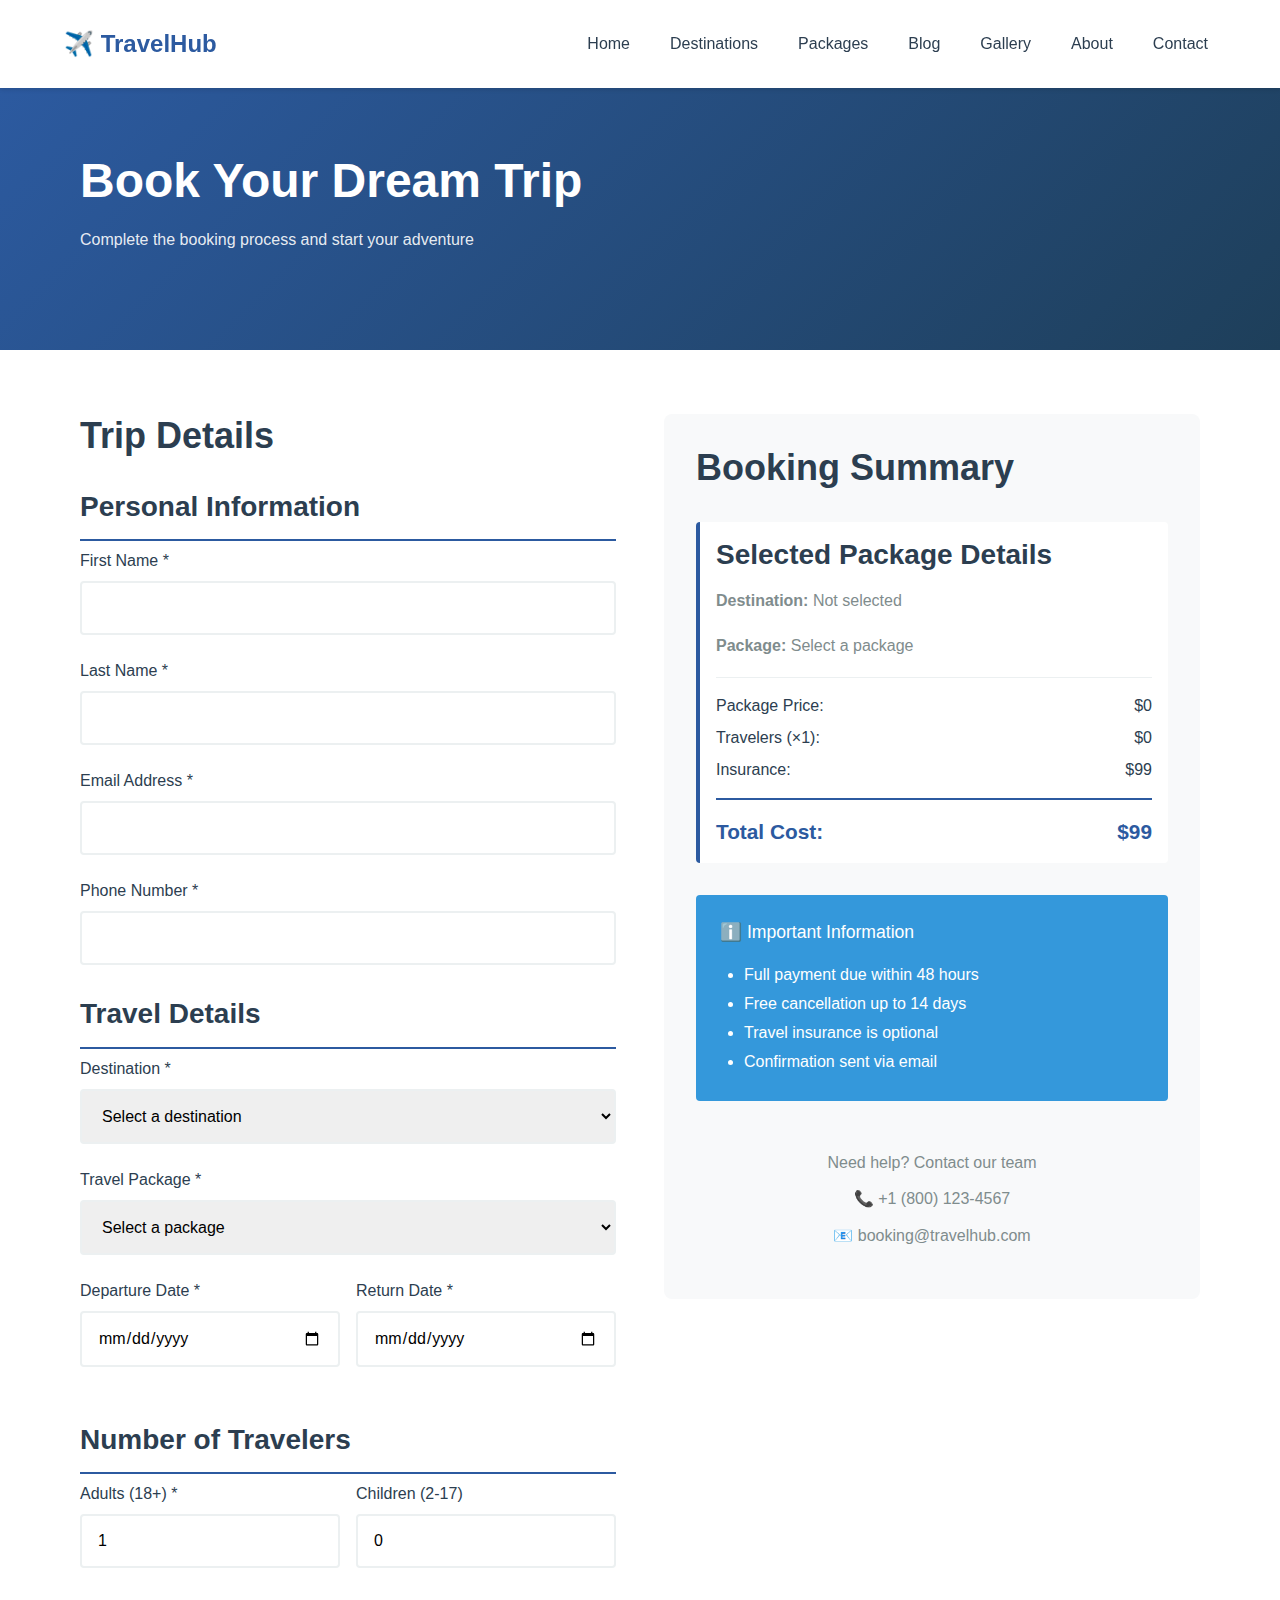
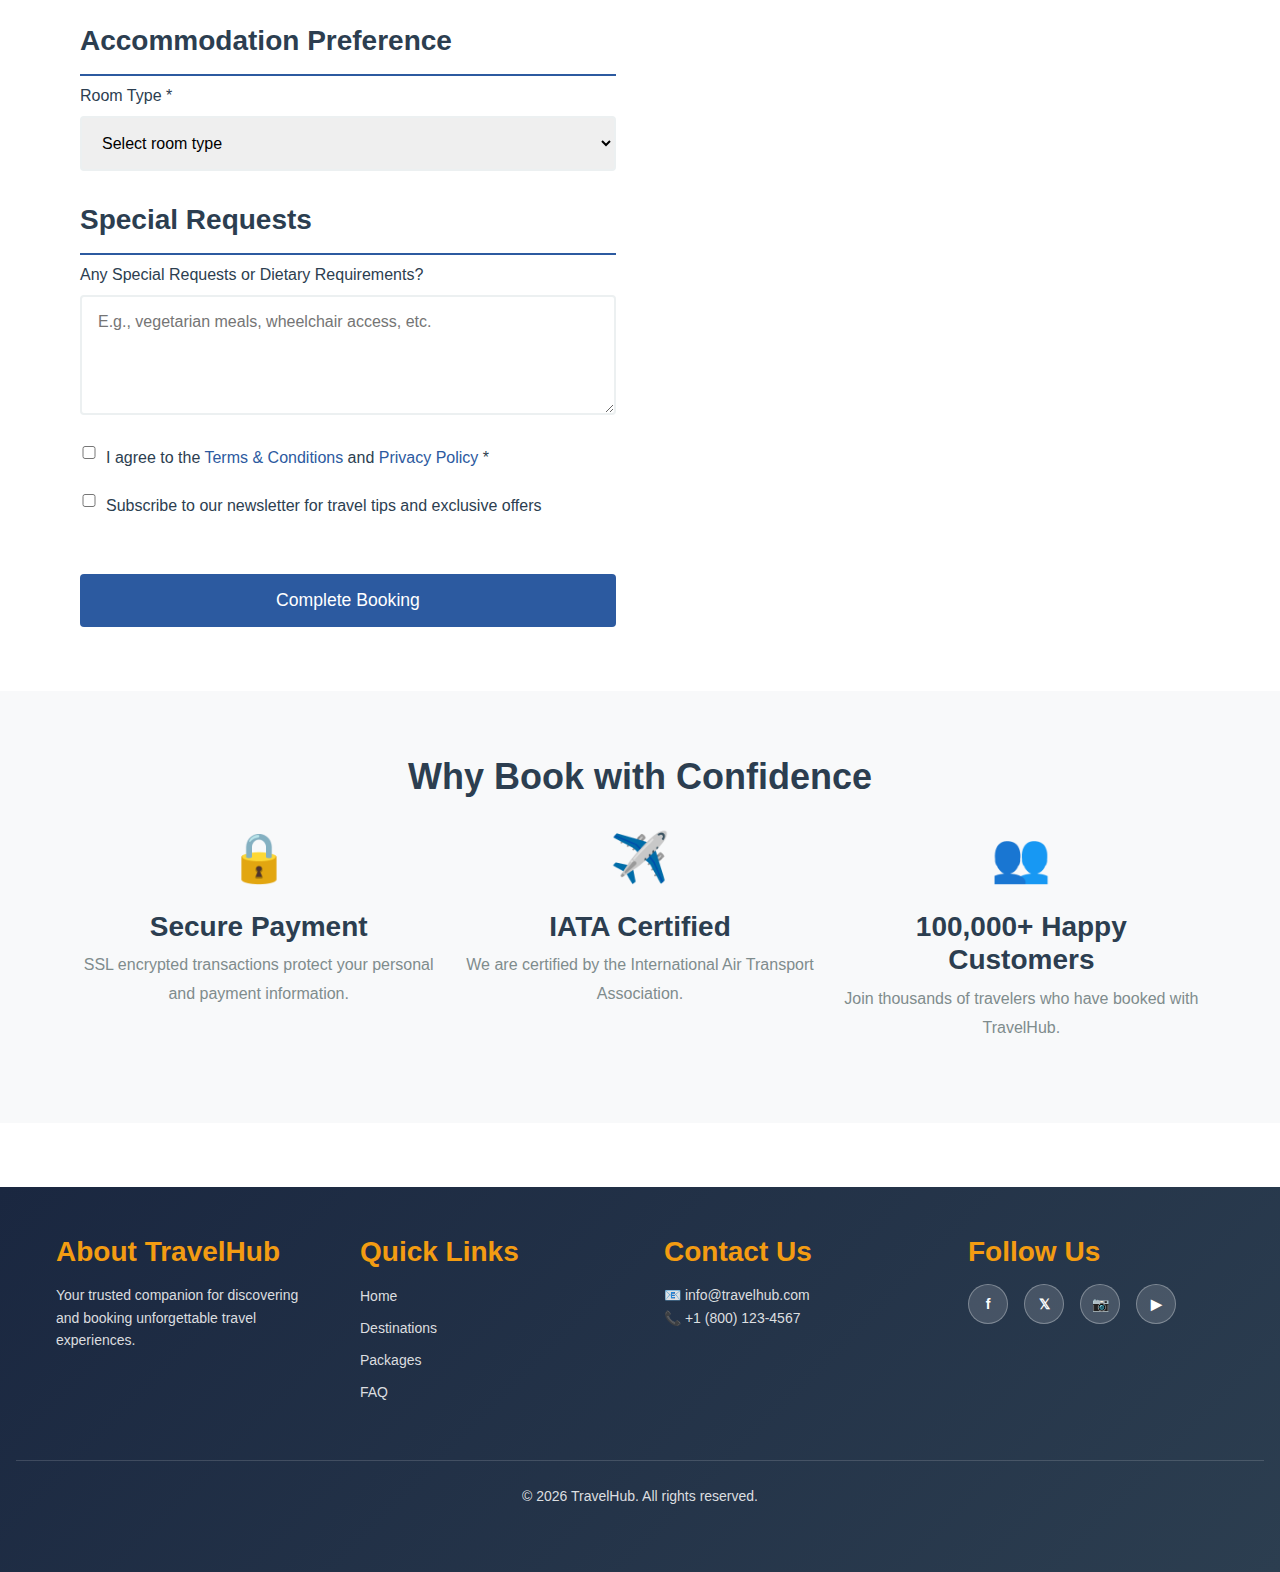
<file: booking.html>
<!DOCTYPE html>
<html lang="en">
<head>
  <meta charset="UTF-8">
  <meta name="viewport" content="width=device-width, initial-scale=1.0">
  <title>Book Your Trip - TravelHub</title>
  <link rel="stylesheet" href="styles.css">
</head>
<body>
  <!-- =============== HEADER & NAVIGATION =============== -->
  <header>
    <div class="header-container container">
      <div class="logo">
        ✈️ TravelHub
      </div>
      <button class="menu-toggle" aria-label="Toggle menu">
        <span></span>
        <span></span>
        <span></span>
      </button>
      <nav>
        <ul>
          <li><a href="index.html">Home</a></li>
          <li><a href="destinations.html">Destinations</a></li>
          <li><a href="travel-packages.html">Packages</a></li>
          <li><a href="travel-blog.html">Blog</a></li>
          <li><a href="gallery.html">Gallery</a></li>
          <li><a href="about.html">About</a></li>
          <li><a href="contact.html">Contact</a></li>
        </ul>
      </nav>
    </div>
  </header>

  <main>
    <!-- =============== PAGE HEADER =============== -->
    <section class="hero">
      <div class="container">
        <h1>Book Your Dream Trip</h1>
        <p>Complete the booking process and start your adventure</p>
      </div>
    </section>

    <!-- =============== BOOKING FORM =============== -->
    <section class="section">
      <div class="container">
        <div class="grid grid-2" style="gap: 3rem;">
          <!-- FORM COLUMN -->
          <div>
            <h2>Trip Details</h2>
            <form id="bookingForm">
              <!-- Personal Information -->
              <h3 style="margin-top: 2rem; border-bottom: 2px solid var(--primary-color); padding-bottom: 1rem;">Personal Information</h3>
              
              <div class="form-group">
                <label for="firstName">First Name *</label>
                <input type="text" id="firstName" name="firstName" required aria-label="First name">
              </div>

              <div class="form-group">
                <label for="lastName">Last Name *</label>
                <input type="text" id="lastName" name="lastName" required aria-label="Last name">
              </div>

              <div class="form-group">
                <label for="email">Email Address *</label>
                <input type="email" id="email" name="email" required aria-label="Email address">
              </div>

              <div class="form-group">
                <label for="phone">Phone Number *</label>
                <input type="tel" id="phone" name="phone" required aria-label="Phone number">
              </div>

              <!-- Travel Details -->
              <h3 style="margin-top: 2rem; border-bottom: 2px solid var(--primary-color); padding-bottom: 1rem;">Travel Details</h3>

              <div class="form-group">
                <label for="destination">Destination *</label>
                <select id="destination" name="destination" required aria-label="Choose destination">
                  <option value="">Select a destination</option>
                  <option value="paris">Paris, France</option>
                  <option value="tokyo">Tokyo, Japan</option>
                  <option value="bali">Bali, Indonesia</option>
                  <option value="bangkok">Bangkok, Thailand</option>
                  <option value="maldives">Maldives</option>
                  <option value="hawaii">Hawaii, USA</option>
                </select>
              </div>

              <div class="form-group">
                <label for="package">Travel Package *</label>
                <select id="package" name="package" required aria-label="Choose package">
                  <option value="">Select a package</option>
                  <option value="european">European Grand Tour - $2,899</option>
                  <option value="southeast">Southeast Asia Adventure - $1,299</option>
                  <option value="caribbean">Caribbean Beach Retreat - $1,699</option>
                  <option value="himalayan">Himalayan Trekking - $1,999</option>
                  <option value="japan">Japan Luxury Experience - $3,499</option>
                  <option value="usa">USA Family Road Trip - $1,599</option>
                </select>
              </div>

              <div class="grid grid-2" style="gap: 1rem;">
                <div class="form-group">
                  <label for="startDate">Departure Date *</label>
                  <input type="date" id="startDate" name="startDate" required aria-label="Departure date">
                </div>

                <div class="form-group">
                  <label for="endDate">Return Date *</label>
                  <input type="date" id="endDate" name="endDate" required aria-label="Return date">
                </div>
              </div>

              <!-- Travelers -->
              <h3 style="margin-top: 2rem; border-bottom: 2px solid var(--primary-color); padding-bottom: 1rem;">Number of Travelers</h3>

              <div class="grid grid-2" style="gap: 1rem;">
                <div class="form-group">
                  <label for="adults">Adults (18+) *</label>
                  <input type="number" id="adults" name="adults" min="1" value="1" required aria-label="Number of adults">
                </div>

                <div class="form-group">
                  <label for="children">Children (2-17)</label>
                  <input type="number" id="children" name="children" min="0" value="0" aria-label="Number of children">
                </div>
              </div>

              <!-- Accommodation Preference -->
              <h3 style="margin-top: 2rem; border-bottom: 2px solid var(--primary-color); padding-bottom: 1rem;">Accommodation Preference</h3>

              <div class="form-group">
                <label for="accommodation">Room Type *</label>
                <select id="accommodation" name="accommodation" required aria-label="Choose room type">
                  <option value="">Select room type</option>
                  <option value="single">Single Room</option>
                  <option value="double">Double Room</option>
                  <option value="family">Family Suite</option>
                  <option value="deluxe">Deluxe</option>
                  <option value="suite">Suite</option>
                </select>
              </div>

              <!-- Special Requests -->
              <h3 style="margin-top: 2rem; border-bottom: 2px solid var(--primary-color); padding-bottom: 1rem;">Special Requests</h3>

              <div class="form-group">
                <label for="specialRequests">Any Special Requests or Dietary Requirements?</label>
                <textarea id="specialRequests" name="specialRequests" placeholder="E.g., vegetarian meals, wheelchair access, etc." aria-label="Special requests"></textarea>
              </div>

              <!-- Terms & Conditions -->
              <div class="form-group">
                <label style="display: flex; align-items: flex-start; gap: 0.5rem; cursor: pointer;">
                  <input type="checkbox" id="terms" name="terms" required style="width: auto; min-width: 18px;">
                  <span>I agree to the <a href="#">Terms & Conditions</a> and <a href="#">Privacy Policy</a> *</span>
                </label>
              </div>

              <div class="form-group">
                <label style="display: flex; align-items: flex-start; gap: 0.5rem; cursor: pointer;">
                  <input type="checkbox" id="newsletter" name="newsletter" style="width: auto; min-width: 18px;">
                  <span>Subscribe to our newsletter for travel tips and exclusive offers</span>
                </label>
              </div>

              <!-- Submit Button -->
              <button type="submit" class="btn btn-primary btn-full" style="margin-top: 2rem; font-size: 1.1rem; padding: 1rem;">
                Complete Booking
              </button>
            </form>
          </div>

          <!-- SUMMARY COLUMN -->
          <div>
            <div style="background-color: var(--bg-light); padding: 2rem; border-radius: 8px; position: sticky; top: 100px;">
              <h2>Booking Summary</h2>

              <div style="margin-top: 2rem; padding: 1rem; background-color: white; border-radius: 4px; border-left: 4px solid var(--primary-color);">
                <h3 style="margin-bottom: 1rem;">Selected Package Details</h3>
                
                <div style="margin-bottom: 1rem;">
                  <p><strong>Destination:</strong> <span id="summaryDest">Not selected</span></p>
                  <p><strong>Package:</strong> <span id="summaryPackage">Not selected</span></p>
                </div>

                <hr style="margin: 1rem 0; border: none; border-top: 1px solid var(--border-color);">

                <div style="margin-bottom: 1rem;">
                  <div style="display: flex; justify-content: space-between; margin-bottom: 0.5rem;">
                    <span>Package Price:</span>
                    <span id="pricePackage">$0</span>
                  </div>
                  <div style="display: flex; justify-content: space-between; margin-bottom: 0.5rem;">
                    <span>Travelers (×1):</span>
                    <span id="priceTraveler">$0</span>
                  </div>
                  <div style="display: flex; justify-content: space-between; margin-bottom: 0.5rem;">
                    <span>Insurance:</span>
                    <span id="priceInsurance">$99</span>
                  </div>
                </div>

                <hr style="margin: 1rem 0; border: none; border-top: 2px solid var(--primary-color);">

                <div style="display: flex; justify-content: space-between; font-size: 1.3rem; font-weight: bold; color: var(--primary-color);">
                  <span>Total Cost:</span>
                  <span id="totalPrice">$99</span>
                </div>
              </div>

              <!-- Important Info Box -->
              <div style="margin-top: 2rem; padding: 1.5rem; background-color: rgb(52, 152, 219); color: white; border-radius: 4px;">
                <h4 style="color: white; margin-bottom: 1rem;">ℹ️ Important Information</h4>
                <ul style="padding-left: 1.5rem; line-height: 1.8;">
                  <li>Full payment due within 48 hours</li>
                  <li>Free cancellation up to 14 days</li>
                  <li>Travel insurance is optional</li>
                  <li>Confirmation sent via email</li>
                </ul>
              </div>

              <!-- Customer Support -->
              <div style="margin-top: 2rem; padding: 1rem; background-color: var(--bg-light); border-radius: 4px; text-align: center;">
                <p style="margin: 0;">Need help? Contact our team</p>
                <p style="margin: 0.5rem 0 0;">📞 +1 (800) 123-4567</p>
                <p style="margin: 0.5rem 0 0;">📧 booking@travelhub.com</p>
              </div>
            </div>
          </div>
        </div>
      </div>
    </section>

    <!-- =============== TRUST BADGES =============== -->
    <section class="section" style="background-color: var(--bg-light);">
      <div class="container">
        <h2 class="text-center mb-2">Why Book with Confidence</h2>
        <div class="grid grid-3">
          <div class="text-center">
            <div style="font-size: 3rem; margin-bottom: 1rem;">🔒</div>
            <h3>Secure Payment</h3>
            <p>SSL encrypted transactions protect your personal and payment information.</p>
          </div>
          <div class="text-center">
            <div style="font-size: 3rem; margin-bottom: 1rem;">✈️</div>
            <h3>IATA Certified</h3>
            <p>We are certified by the International Air Transport Association.</p>
          </div>
          <div class="text-center">
            <div style="font-size: 3rem; margin-bottom: 1rem;">👥</div>
            <h3>100,000+ Happy Customers</h3>
            <p>Join thousands of travelers who have booked with TravelHub.</p>
          </div>
        </div>
      </div>
    </section>
  </main>

  <!-- =============== FOOTER =============== -->
  <footer>
    <div class="container">
      <div class="footer-section">
        <h3>About TravelHub</h3>
        <p>Your trusted companion for discovering and booking unforgettable travel experiences.</p>
      </div>
      <div class="footer-section">
        <h3>Quick Links</h3>
        <ul class="footer-links">
          <li><a href="index.html">Home</a></li>
          <li><a href="destinations.html">Destinations</a></li>
          <li><a href="travel-packages.html">Packages</a></li>
          <li><a href="faq.html">FAQ</a></li>
        </ul>
      </div>
      <div class="footer-section">
        <h3>Contact Us</h3>
        <p>📧 info@travelhub.com<br>📞 +1 (800) 123-4567</p>
      </div>
      <div class="footer-section">
        <h3>Follow Us</h3>
        <div class="social-links">
          <a href="#">f</a>
          <a href="#">𝕏</a>
          <a href="#">📷</a>
          <a href="#">▶</a>
        </div>
      </div>
    </div>
    <div class="footer-bottom">
      <p>&copy; 2026 TravelHub. All rights reserved.</p>
    </div>
  </footer>

  <script src="main.js"></script>
  <script>
    // Update booking summary
    const packagePrices = {
      'european': 2899,
      'southeast': 1299,
      'caribbean': 1699,
      'himalayan': 1999,
      'japan': 3499,
      'usa': 1599
    };

    const destinations = {
      'paris': 'Paris, France',
      'tokyo': 'Tokyo, Japan',
      'bali': 'Bali, Indonesia',
      'bangkok': 'Bangkok, Thailand',
      'maldives': 'Maldives',
      'hawaii': 'Hawaii, USA'
    };

    function updateSummary() {
      const dest = document.getElementById('destination').value;
      const pkg = document.getElementById('package').value;
      const adults = parseInt(document.getElementById('adults').value) || 1;

      document.getElementById('summaryDest').textContent = destinations[dest] || 'Not selected';
      
      const packageDisplay = document.getElementById('package').options[document.getElementById('package').selectedIndex].text;
      document.getElementById('summaryPackage').textContent = packageDisplay || 'Not selected';

      const basePrice = packagePrices[pkg] || 0;
      const totalPackage = basePrice * adults;
      const insurance = 99;

      document.getElementById('pricePackage').textContent = '$' + basePrice.toLocaleString();
      document.getElementById('priceTraveler').textContent = '$' + totalPackage.toLocaleString();
      document.getElementById('totalPrice').textContent = '$' + (totalPackage + insurance).toLocaleString();
    }

    document.getElementById('destination').addEventListener('change', updateSummary);
    document.getElementById('package').addEventListener('change', updateSummary);
    document.getElementById('adults').addEventListener('change', updateSummary);

    updateSummary();
  </script>
</body>
</html>
</file>
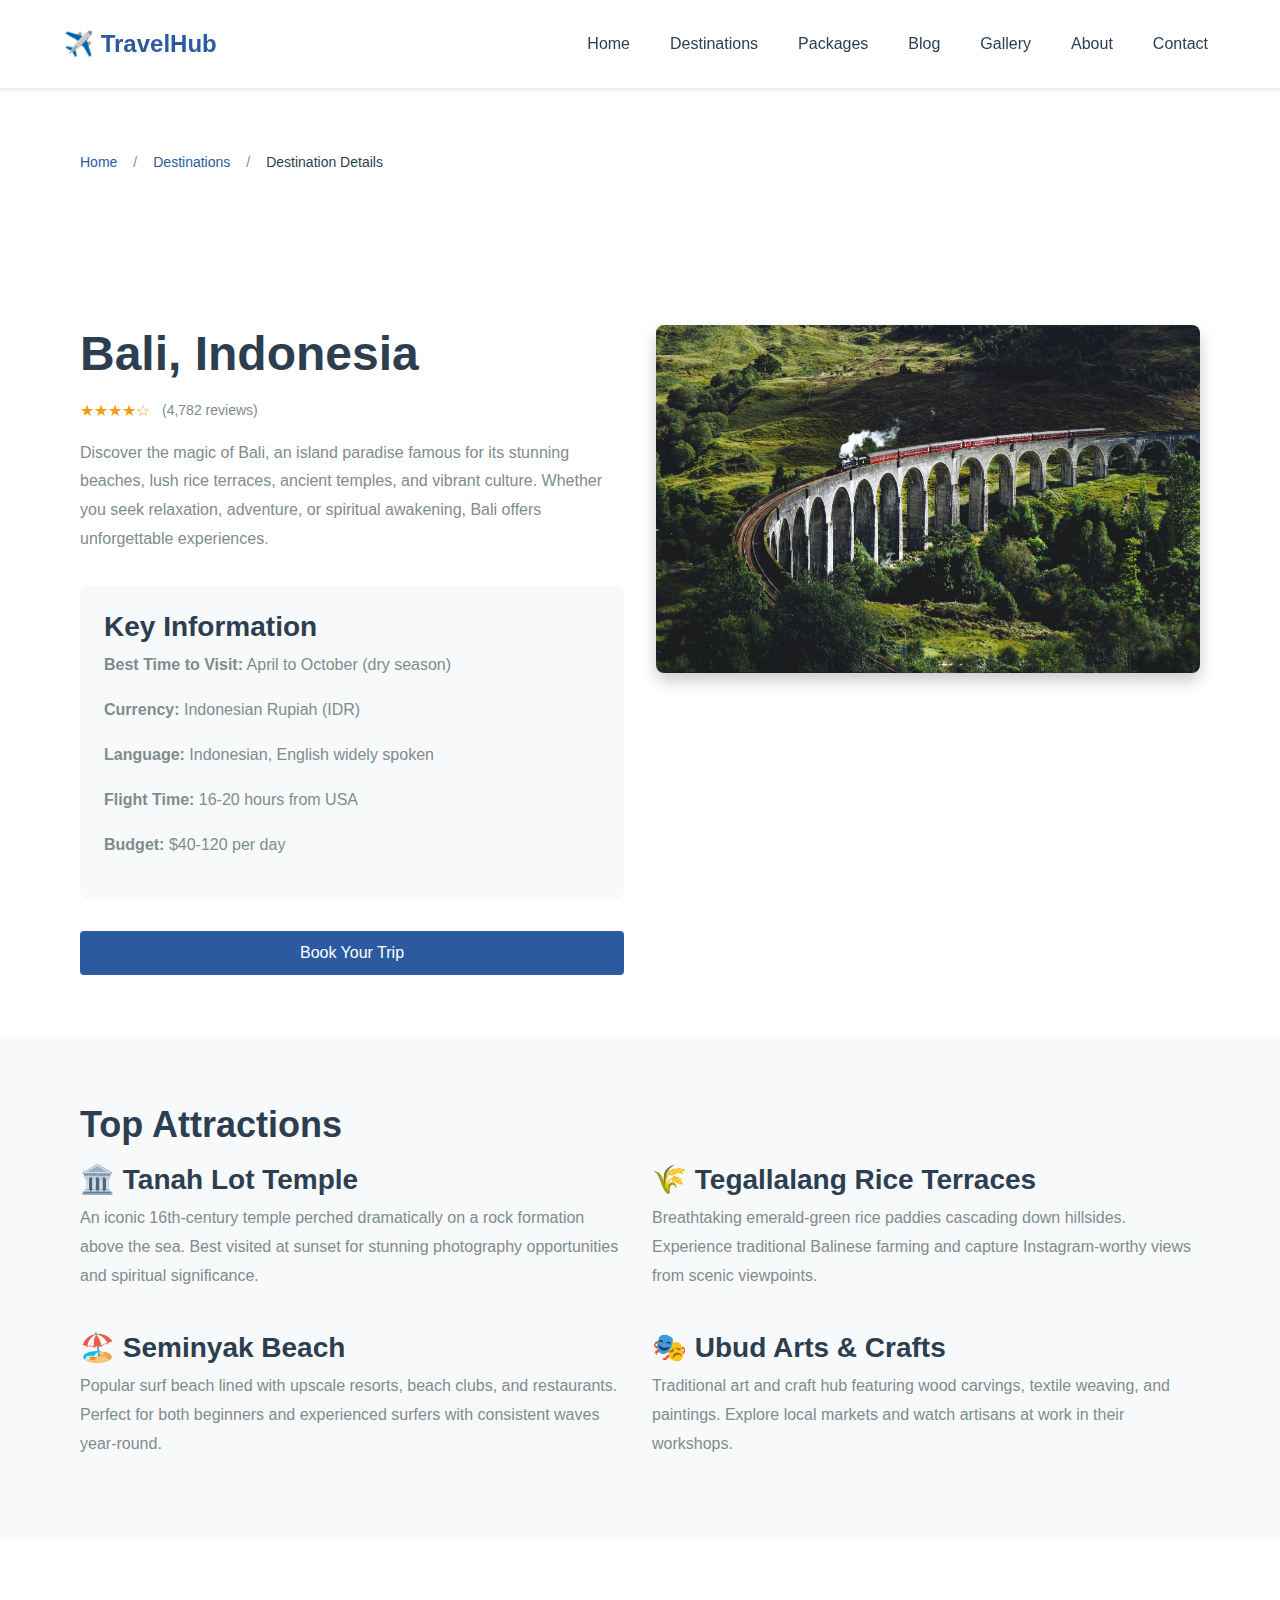
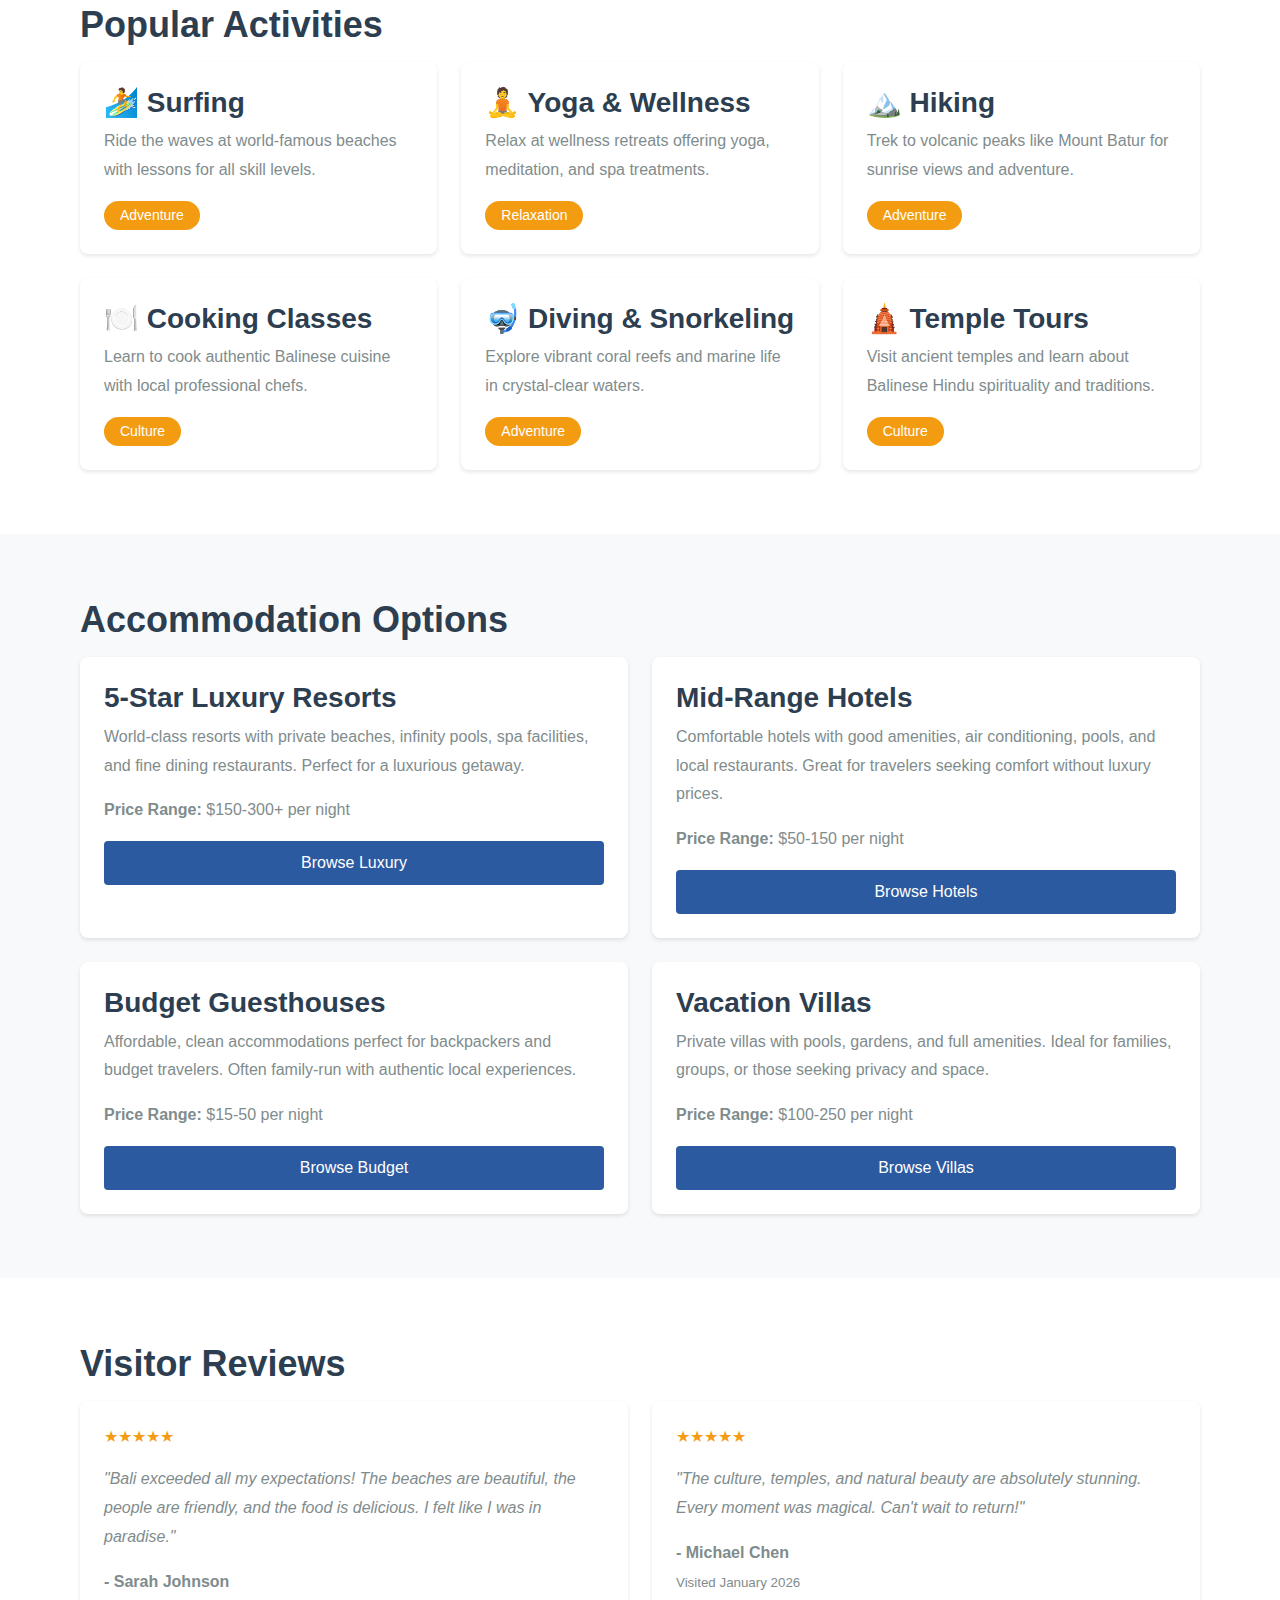
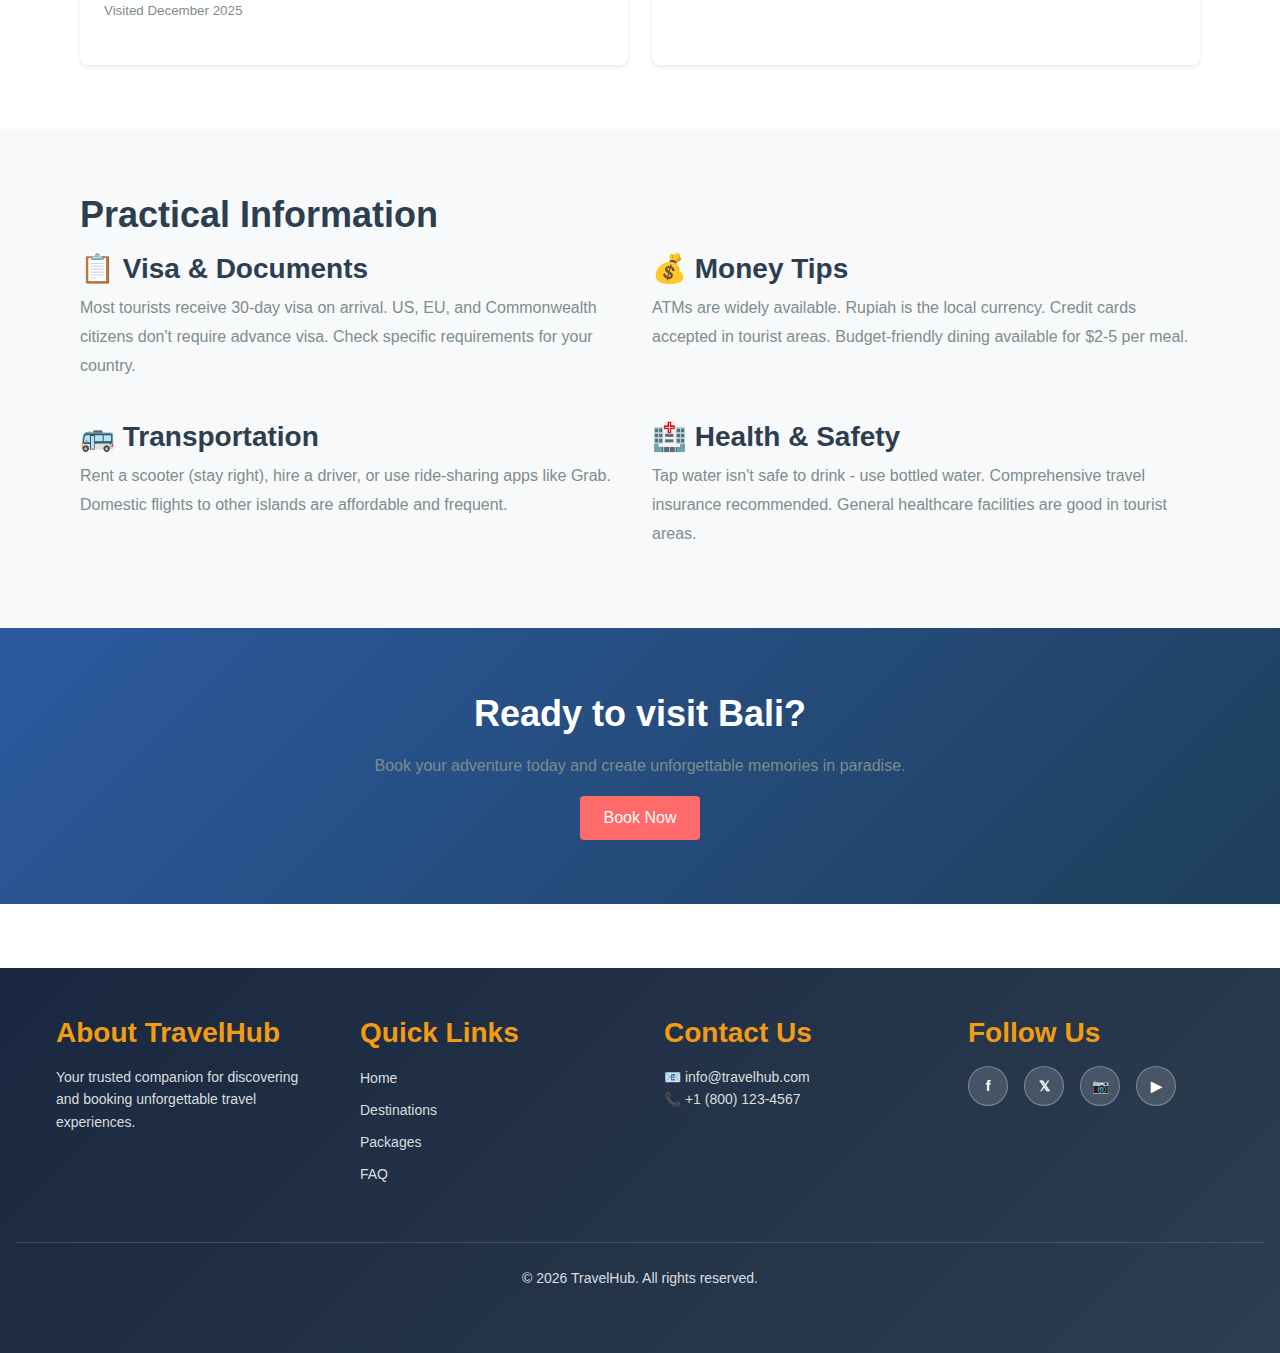
<file: destination-details.html>
<!DOCTYPE html>
<html lang="en">
<head>
  <meta charset="UTF-8">
  <meta name="viewport" content="width=device-width, initial-scale=1.0">
  <title>Destination Details - TravelHub</title>
  <link rel="stylesheet" href="styles.css">
</head>
<body>
  <!-- =============== HEADER & NAVIGATION =============== -->
  <header>
    <div class="header-container container">
      <div class="logo">
        ✈️ TravelHub
      </div>
      <button class="menu-toggle" aria-label="Toggle menu">
        <span></span>
        <span></span>
        <span></span>
      </button>
      <nav>
        <ul>
          <li><a href="index.html">Home</a></li>
          <li><a href="destinations.html">Destinations</a></li>
          <li><a href="travel-packages.html">Packages</a></li>
          <li><a href="travel-blog.html">Blog</a></li>
          <li><a href="gallery.html">Gallery</a></li>
          <li><a href="about.html">About</a></li>
          <li><a href="contact.html">Contact</a></li>
        </ul>
      </nav>
    </div>
  </header>

  <main>
    <!-- =============== BREADCRUMB =============== -->
    <section class="section">
      <div class="container">
        <ul class="breadcrumb">
          <li><a href="index.html">Home</a></li>
          <li><a href="destinations.html">Destinations</a></li>
          <li>Destination Details</li>
        </ul>
      </div>
    </section>

    <!-- =============== DESTINATION HERO =============== -->
    <section class="section">
      <div class="container">
        <div class="grid grid-2" style="gap: 2rem;">
          <div>
            <h1>Bali, Indonesia</h1>
            <div class="rating" style="margin-bottom: 1rem;">
              <span class="star">★★★★☆</span>
              <span class="rating-value">(4,782 reviews)</span>
            </div>
            <p>Discover the magic of Bali, an island paradise famous for its stunning beaches, lush rice terraces, ancient temples, and vibrant culture. Whether you seek relaxation, adventure, or spiritual awakening, Bali offers unforgettable experiences.</p>
            
            <div style="margin-top: 2rem; background-color: var(--bg-light); padding: 1.5rem; border-radius: 8px;">
              <h3>Key Information</h3>
              <p><strong>Best Time to Visit:</strong> April to October (dry season)</p>
              <p><strong>Currency:</strong> Indonesian Rupiah (IDR)</p>
              <p><strong>Language:</strong> Indonesian, English widely spoken</p>
              <p><strong>Flight Time:</strong> 16-20 hours from USA</p>
              <p><strong>Budget:</strong> $40-120 per day</p>
            </div>

            <button class="btn btn-primary btn-full" style="margin-top: 2rem;" onclick="window.location.href='booking.html'">Book Your Trip</button>
          </div>

          <div>
            <img loading="lazy" decoding="async" src="images/jack-anstey-XVoyX7l9ocY-unsplash.jpg" alt="Bali landscape" style="width: 100%; border-radius: 8px; box-shadow: var(--shadow-lg);">
          </div>
        </div>
      </div>
    </section>

    <!-- =============== ATTRACTIONS =============== -->
    <section class="section" style="background-color: var(--bg-light);">
      <div class="container">
        <h2>Top Attractions</h2>
        <div class="grid grid-2">
          <div>
            <h3>🏛️ Tanah Lot Temple</h3>
            <p>An iconic 16th-century temple perched dramatically on a rock formation above the sea. Best visited at sunset for stunning photography opportunities and spiritual significance.</p>
          </div>
          <div>
            <h3>🌾 Tegallalang Rice Terraces</h3>
            <p>Breathtaking emerald-green rice paddies cascading down hillsides. Experience traditional Balinese farming and capture Instagram-worthy views from scenic viewpoints.</p>
          </div>
          <div>
            <h3>🏖️ Seminyak Beach</h3>
            <p>Popular surf beach lined with upscale resorts, beach clubs, and restaurants. Perfect for both beginners and experienced surfers with consistent waves year-round.</p>
          </div>
          <div>
            <h3>🎭 Ubud Arts & Crafts</h3>
            <p>Traditional art and craft hub featuring wood carvings, textile weaving, and paintings. Explore local markets and watch artisans at work in their workshops.</p>
          </div>
        </div>
      </div>
    </section>

    <!-- =============== ACTIVITIES =============== -->
    <section class="section">
      <div class="container">
        <h2>Popular Activities</h2>
        <div class="grid grid-3">
          <div class="card">
            <div class="card-content">
              <h3>🏄 Surfing</h3>
              <p>Ride the waves at world-famous beaches with lessons for all skill levels.</p>
              <span class="badge">Adventure</span>
            </div>
          </div>
          <div class="card">
            <div class="card-content">
              <h3>🧘 Yoga & Wellness</h3>
              <p>Relax at wellness retreats offering yoga, meditation, and spa treatments.</p>
              <span class="badge">Relaxation</span>
            </div>
          </div>
          <div class="card">
            <div class="card-content">
              <h3>🏔️ Hiking</h3>
              <p>Trek to volcanic peaks like Mount Batur for sunrise views and adventure.</p>
              <span class="badge">Adventure</span>
            </div>
          </div>
          <div class="card">
            <div class="card-content">
              <h3>🍽️ Cooking Classes</h3>
              <p>Learn to cook authentic Balinese cuisine with local professional chefs.</p>
              <span class="badge">Culture</span>
            </div>
          </div>
          <div class="card">
            <div class="card-content">
              <h3>🤿 Diving & Snorkeling</h3>
              <p>Explore vibrant coral reefs and marine life in crystal-clear waters.</p>
              <span class="badge">Adventure</span>
            </div>
          </div>
          <div class="card">
            <div class="card-content">
              <h3>🛕 Temple Tours</h3>
              <p>Visit ancient temples and learn about Balinese Hindu spirituality and traditions.</p>
              <span class="badge">Culture</span>
            </div>
          </div>
        </div>
      </div>
    </section>

    <!-- =============== WHERE TO STAY =============== -->
    <section class="section" style="background-color: var(--bg-light);">
      <div class="container">
        <h2>Accommodation Options</h2>
        <div class="grid grid-2">
          <article class="card">
            <div class="card-content">
              <h3>5-Star Luxury Resorts</h3>
              <p>World-class resorts with private beaches, infinity pools, spa facilities, and fine dining restaurants. Perfect for a luxurious getaway.</p>
              <p><strong>Price Range:</strong> $150-300+ per night</p>
              <button class="btn btn-primary btn-full">Browse Luxury</button>
            </div>
          </article>
          <article class="card">
            <div class="card-content">
              <h3>Mid-Range Hotels</h3>
              <p>Comfortable hotels with good amenities, air conditioning, pools, and local restaurants. Great for travelers seeking comfort without luxury prices.</p>
              <p><strong>Price Range:</strong> $50-150 per night</p>
              <button class="btn btn-primary btn-full">Browse Hotels</button>
            </div>
          </article>
          <article class="card">
            <div class="card-content">
              <h3>Budget Guesthouses</h3>
              <p>Affordable, clean accommodations perfect for backpackers and budget travelers. Often family-run with authentic local experiences.</p>
              <p><strong>Price Range:</strong> $15-50 per night</p>
              <button class="btn btn-primary btn-full">Browse Budget</button>
            </div>
          </article>
          <article class="card">
            <div class="card-content">
              <h3>Vacation Villas</h3>
              <p>Private villas with pools, gardens, and full amenities. Ideal for families, groups, or those seeking privacy and space.</p>
              <p><strong>Price Range:</strong> $100-250 per night</p>
              <button class="btn btn-primary btn-full">Browse Villas</button>
            </div>
          </article>
        </div>
      </div>
    </section>

    <!-- =============== VISITOR REVIEWS =============== -->
    <section class="section">
      <div class="container">
        <h2>Visitor Reviews</h2>
        <div class="grid grid-2">
          <div class="card">
            <div class="card-content">
              <div class="rating" style="margin-bottom: 1rem;">
                <span class="star">★★★★★</span>
              </div>
              <p style="font-style: italic;">"Bali exceeded all my expectations! The beaches are beautiful, the people are friendly, and the food is delicious. I felt like I was in paradise."</p>
              <p><strong>- Sarah Johnson</strong><br><small>Visited December 2025</small></p>
            </div>
          </div>
          <div class="card">
            <div class="card-content">
              <div class="rating" style="margin-bottom: 1rem;">
                <span class="star">★★★★★</span>
              </div>
              <p style="font-style: italic;">"The culture, temples, and natural beauty are absolutely stunning. Every moment was magical. Can't wait to return!"</p>
              <p><strong>- Michael Chen</strong><br><small>Visited January 2026</small></p>
            </div>
          </div>
        </div>
      </div>
    </section>

    <!-- =============== PRACTICAL INFO =============== -->
    <section class="section" style="background-color: var(--bg-light);">
      <div class="container">
        <h2>Practical Information</h2>
        <div class="grid grid-2">
          <div>
            <h3>📋 Visa & Documents</h3>
            <p>Most tourists receive 30-day visa on arrival. US, EU, and Commonwealth citizens don't require advance visa. Check specific requirements for your country.</p>
          </div>
          <div>
            <h3>💰 Money Tips</h3>
            <p>ATMs are widely available. Rupiah is the local currency. Credit cards accepted in tourist areas. Budget-friendly dining available for $2-5 per meal.</p>
          </div>
          <div>
            <h3>🚌 Transportation</h3>
            <p>Rent a scooter (stay right), hire a driver, or use ride-sharing apps like Grab. Domestic flights to other islands are affordable and frequent.</p>
          </div>
          <div>
            <h3>🏥 Health & Safety</h3>
            <p>Tap water isn't safe to drink - use bottled water. Comprehensive travel insurance recommended. General healthcare facilities are good in tourist areas.</p>
          </div>
        </div>
      </div>
    </section>

    <!-- =============== CTA =============== -->
    <section class="section" style="background: linear-gradient(135deg, var(--primary-color) 0%, #1e3f5a 100%); color: white;">
      <div class="container text-center">
        <h2 style="color: white;">Ready to visit Bali?</h2>
        <p>Book your adventure today and create unforgettable memories in paradise.</p>
        <button class="btn btn-secondary" onclick="window.location.href='booking.html'">Book Now</button>
      </div>
    </section>
  </main>

  <!-- =============== FOOTER =============== -->
  <footer>
    <div class="container">
      <div class="footer-section">
        <h3>About TravelHub</h3>
        <p>Your trusted companion for discovering and booking unforgettable travel experiences.</p>
      </div>
      <div class="footer-section">
        <h3>Quick Links</h3>
        <ul class="footer-links">
          <li><a href="index.html">Home</a></li>
          <li><a href="destinations.html">Destinations</a></li>
          <li><a href="travel-packages.html">Packages</a></li>
          <li><a href="faq.html">FAQ</a></li>
        </ul>
      </div>
      <div class="footer-section">
        <h3>Contact Us</h3>
        <p>📧 info@travelhub.com<br>📞 +1 (800) 123-4567</p>
      </div>
      <div class="footer-section">
        <h3>Follow Us</h3>
        <div class="social-links">
          <a href="#">f</a>
          <a href="#">𝕏</a>
          <a href="#">📷</a>
          <a href="#">▶</a>
        </div>
      </div>
    </div>
    <div class="footer-bottom">
      <p>&copy; 2026 TravelHub. All rights reserved.</p>
    </div>
  </footer>

  <script src="main.js"></script>
</body>
</html>
</file>
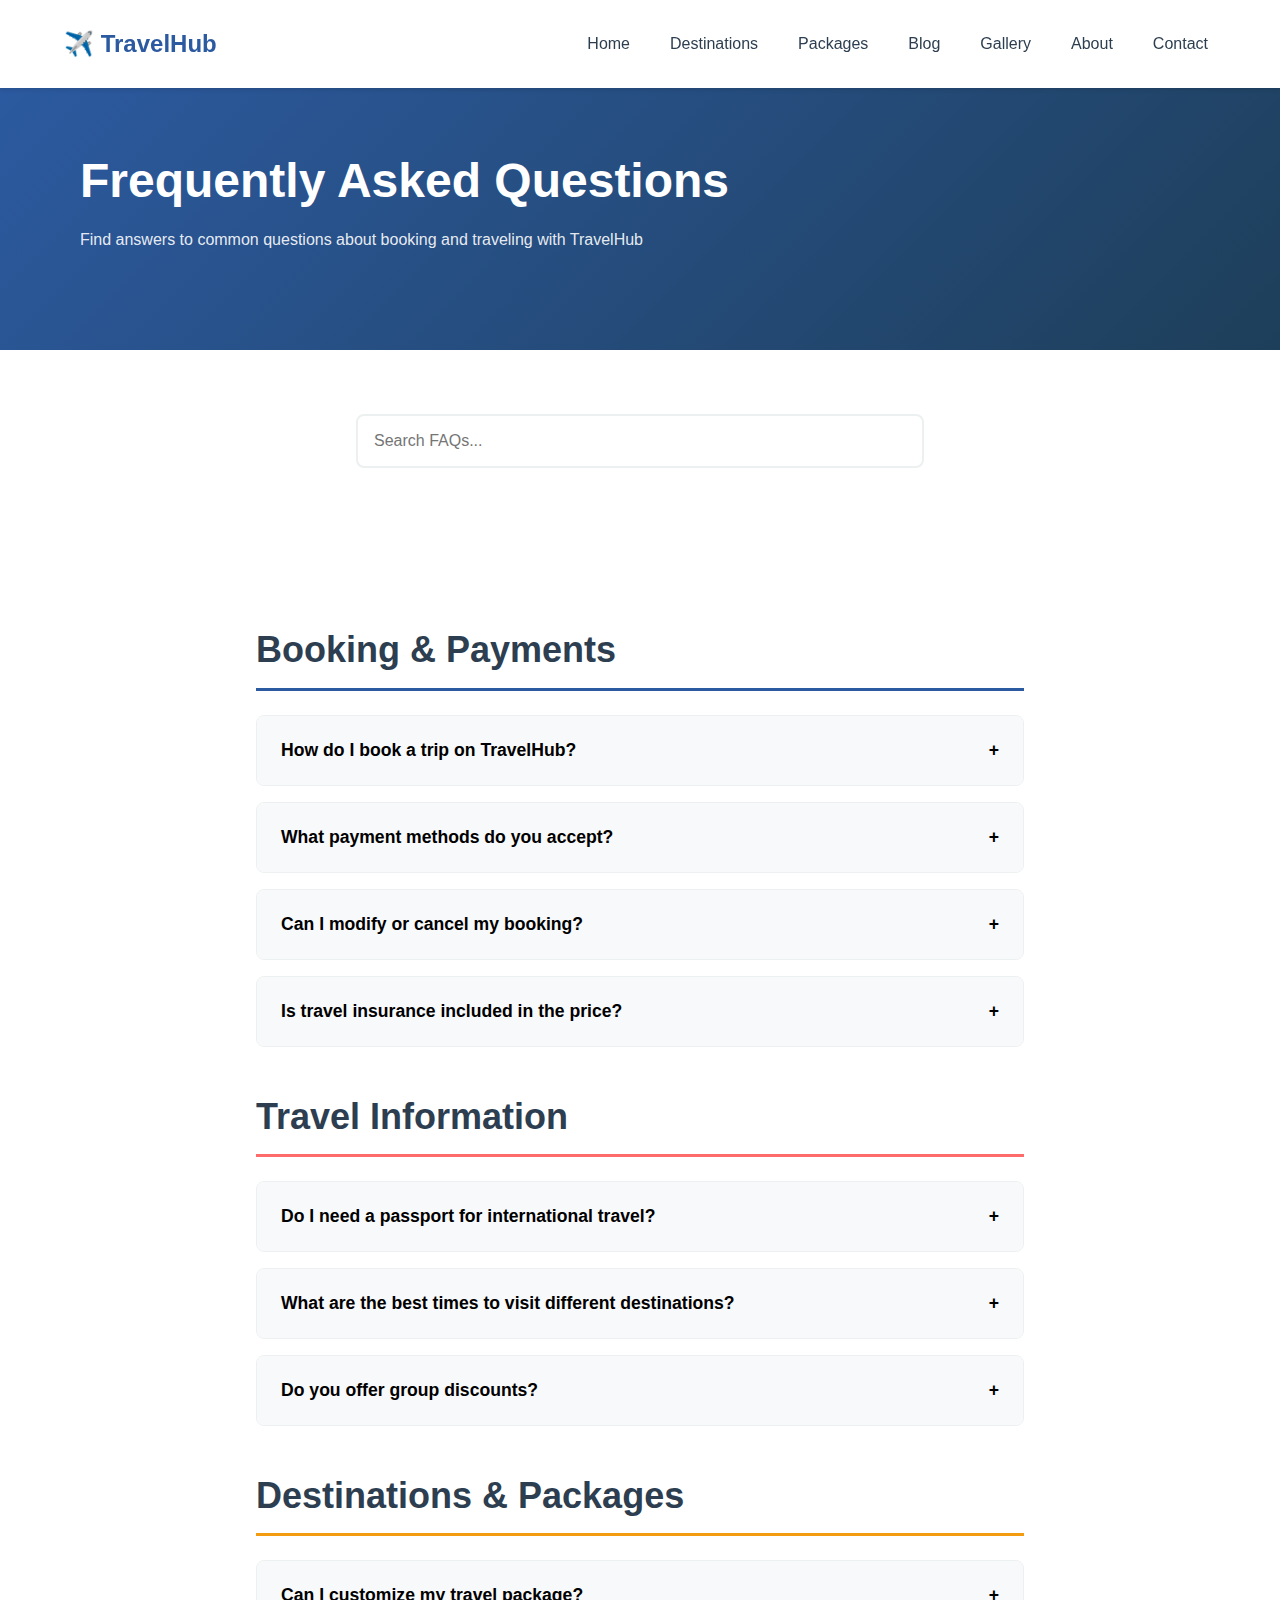
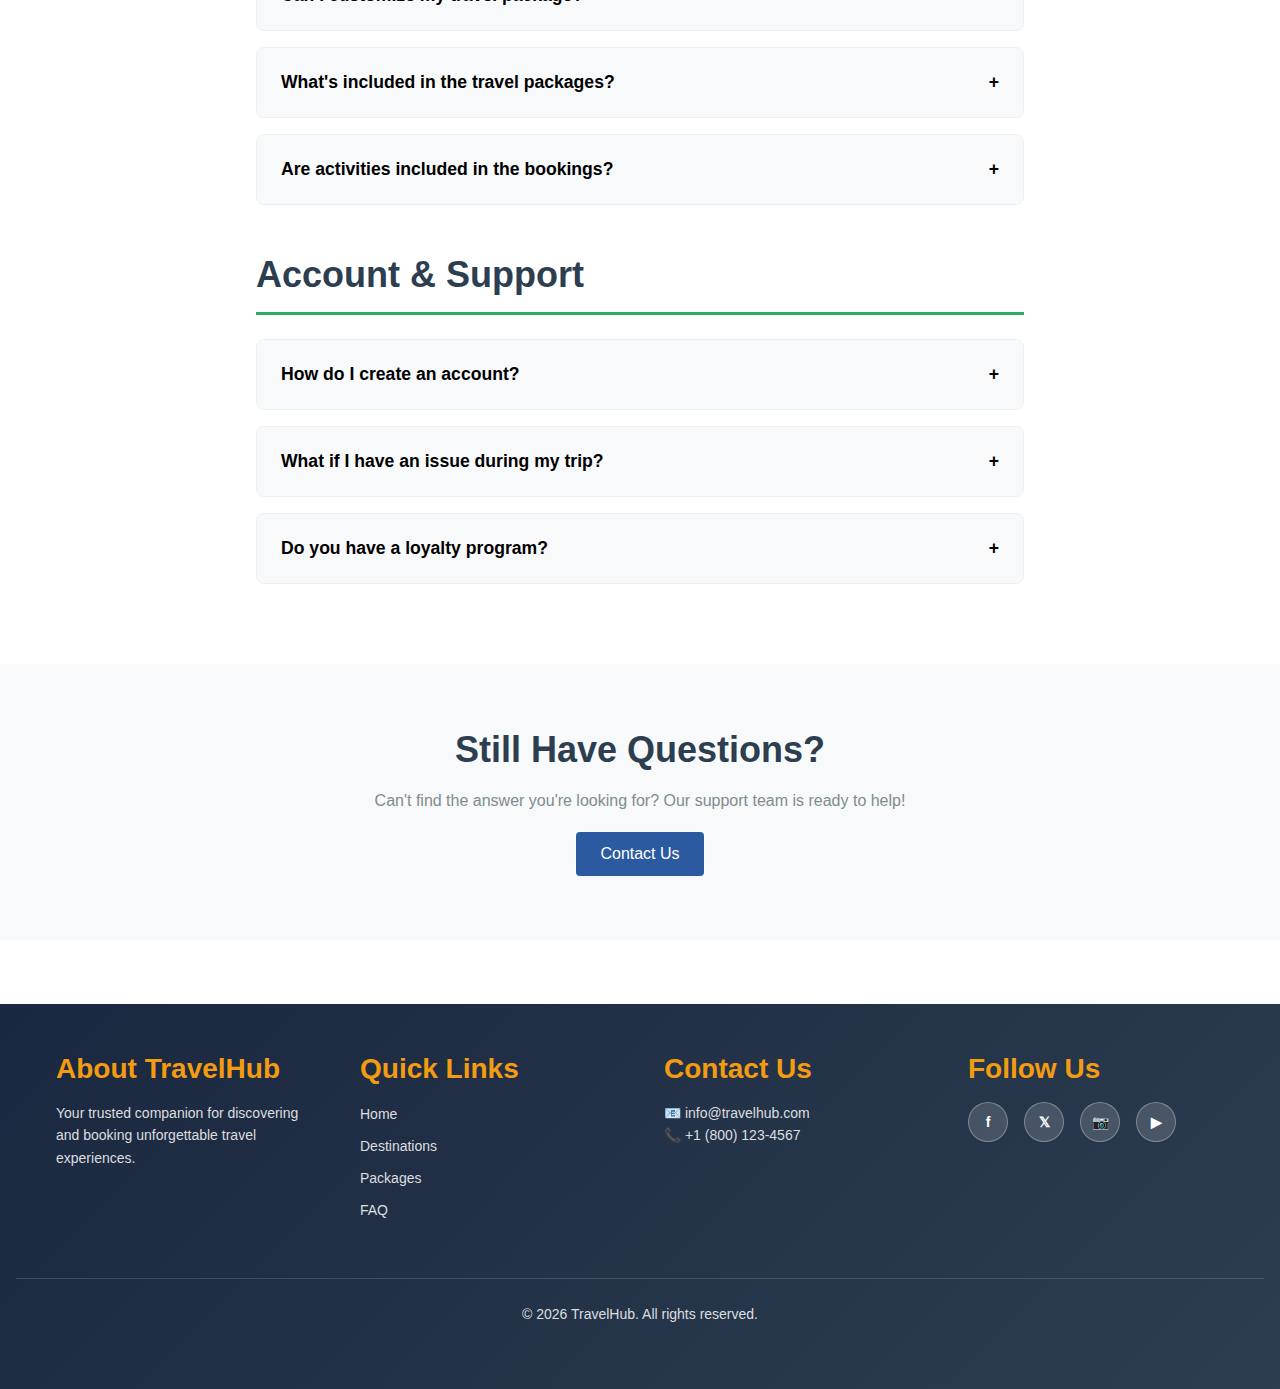
<file: faq.html>
<!DOCTYPE html>
<html lang="en">
<head>
  <meta charset="UTF-8">
  <meta name="viewport" content="width=device-width, initial-scale=1.0">
  <title>FAQ - TravelHub</title>
  <link rel="stylesheet" href="styles.css">
</head>
<body>
  <!-- =============== HEADER & NAVIGATION =============== -->
  <header>
    <div class="header-container container">
      <div class="logo">
        ✈️ TravelHub
      </div>
      <button class="menu-toggle" aria-label="Toggle menu">
        <span></span>
        <span></span>
        <span></span>
      </button>
      <nav>
        <ul>
          <li><a href="index.html">Home</a></li>
          <li><a href="destinations.html">Destinations</a></li>
          <li><a href="travel-packages.html">Packages</a></li>
          <li><a href="travel-blog.html">Blog</a></li>
          <li><a href="gallery.html">Gallery</a></li>
          <li><a href="about.html">About</a></li>
          <li><a href="contact.html">Contact</a></li>
        </ul>
      </nav>
    </div>
  </header>

  <main>
    <!-- =============== PAGE HEADER =============== -->
    <section class="hero">
      <div class="container">
        <h1>Frequently Asked Questions</h1>
        <p>Find answers to common questions about booking and traveling with TravelHub</p>
      </div>
    </section>

    <!-- =============== SEARCH BOX =============== -->
    <section class="section">
      <div class="container" style="max-width: 600px;">
        <input type="text" id="faqSearch" placeholder="Search FAQs..." aria-label="Search FAQs" style="width: 100%; padding: 1rem; border: 2px solid var(--border-color); border-radius: 8px; font-size: 1rem; margin-bottom: 2rem;">
      </div>
    </section>

    <!-- =============== FAQ ACCORDION =============== -->
    <section class="section">
      <div class="container" style="max-width: 800px;">
        <!-- Booking & Payments -->
        <h2 style="margin-bottom: 1.5rem; border-bottom: 3px solid var(--primary-color); padding-bottom: 1rem;">Booking & Payments</h2>
        
        <div class="faq-item" style="margin-bottom: 1rem; border: 1px solid var(--border-color); border-radius: 8px; overflow: hidden;">
          <button class="faq-question" style="width: 100%; padding: 1.5rem; background-color: var(--bg-light); border: none; text-align: left; font-size: 1.1rem; font-weight: bold; cursor: pointer; display: flex; justify-content: space-between; align-items: center;">
            <span>How do I book a trip on TravelHub?</span>
            <span class="faq-icon">+</span>
          </button>
          <div class="faq-answer" style="padding: 1.5rem; background-color: white; display: none;">
            <p>Booking a trip is easy! Simply:</p>
            <ol style="padding-left: 1.5rem;">
              <li>Browse our destinations and packages</li>
              <li>Click "Book Now" on your desired package</li>
              <li>Fill in your travel dates and preferences</li>
              <li>Complete payment with credit card or other methods</li>
              <li>Receive confirmation via email</li>
            </ol>
            <p>You can also call our booking team at <strong>+1 (800) 234-5678</strong> for personalized assistance.</p>
          </div>
        </div>

        <div class="faq-item" style="margin-bottom: 1rem; border: 1px solid var(--border-color); border-radius: 8px; overflow: hidden;">
          <button class="faq-question" style="width: 100%; padding: 1.5rem; background-color: var(--bg-light); border: none; text-align: left; font-size: 1.1rem; font-weight: bold; cursor: pointer; display: flex; justify-content: space-between; align-items: center;">
            <span>What payment methods do you accept?</span>
            <span class="faq-icon">+</span>
          </button>
          <div class="faq-answer" style="padding: 1.5rem; background-color: white; display: none;">
            <p>We accept the following payment methods:</p>
            <ul style="padding-left: 1.5rem;">
              <li>Credit cards (Visa, Mastercard, American Express)</li>
              <li>Debit cards</li>
              <li>PayPal</li>
              <li>Bank transfers</li>
              <li>Installment plans (with qualifying purchases)</li>
            </ul>
            <p>All transactions are secured with SSL encryption technology.</p>
          </div>
        </div>

        <div class="faq-item" style="margin-bottom: 1rem; border: 1px solid var(--border-color); border-radius: 8px; overflow: hidden;">
          <button class="faq-question" style="width: 100%; padding: 1.5rem; background-color: var(--bg-light); border: none; text-align: left; font-size: 1.1rem; font-weight: bold; cursor: pointer; display: flex; justify-content: space-between; align-items: center;">
            <span>Can I modify or cancel my booking?</span>
            <span class="faq-icon">+</span>
          </button>
          <div class="faq-answer" style="padding: 1.5rem; background-color: white; display: none;">
            <p>Yes! We offer flexible cancellation policies:</p>
            <ul style="padding-left: 1.5rem;">
              <li><strong>Free Cancellation:</strong> Up to 14 days before departure</li>
              <li><strong>Partial Refund:</strong> 50% refund from 7-14 days before</li>
              <li><strong>No Refund:</strong> Within 7 days of departure</li>
            </ul>
            <p>To modify or cancel, contact our customer support team or log into your account on our website.</p>
          </div>
        </div>

        <div class="faq-item" style="margin-bottom: 1rem; border: 1px solid var(--border-color); border-radius: 8px; overflow: hidden;">
          <button class="faq-question" style="width: 100%; padding: 1.5rem; background-color: var(--bg-light); border: none; text-align: left; font-size: 1.1rem; font-weight: bold; cursor: pointer; display: flex; justify-content: space-between; align-items: center;">
            <span>Is travel insurance included in the price?</span>
            <span class="faq-icon">+</span>
          </button>
          <div class="faq-answer" style="padding: 1.5rem; background-color: white; display: none;">
            <p>Basic travel insurance is included in most packages. However, comprehensive travel insurance is optional and recommended, covering:</p>
            <ul style="padding-left: 1.5rem;">
              <li>Trip cancellation</li>
              <li>Medical emergencies</li>
              <li>Baggage loss/delay</li>
              <li>Flight delays</li>
            </ul>
            <p>You can add comprehensive insurance during checkout for an additional fee.</p>
          </div>
        </div>

        <!-- Travel Information -->
        <h2 style="margin-top: 3rem; margin-bottom: 1.5rem; border-bottom: 3px solid var(--secondary-color); padding-bottom: 1rem;">Travel Information</h2>

        <div class="faq-item" style="margin-bottom: 1rem; border: 1px solid var(--border-color); border-radius: 8px; overflow: hidden;">
          <button class="faq-question" style="width: 100%; padding: 1.5rem; background-color: var(--bg-light); border: none; text-align: left; font-size: 1.1rem; font-weight: bold; cursor: pointer; display: flex; justify-content: space-between; align-items: center;">
            <span>Do I need a passport for international travel?</span>
            <span class="faq-icon">+</span>
          </button>
          <div class="faq-answer" style="padding: 1.5rem; background-color: white; display: none;">
            <p>Yes, a valid passport is required for all international travel. Your passport must be valid for at least 6 months beyond your travel dates. Some countries also require visas. We recommend:</p>
            <ul style="padding-left: 1.5rem;">
              <li>Check your passport expiration date early</li>
              <li>Verify visa requirements for your destination</li>
              <li>Allow time for visa processing (can take 2-4 weeks)</li>
              <li>Make copies of important documents</li>
            </ul>
          </div>
        </div>

        <div class="faq-item" style="margin-bottom: 1rem; border: 1px solid var(--border-color); border-radius: 8px; overflow: hidden;">
          <button class="faq-question" style="width: 100%; padding: 1.5rem; background-color: var(--bg-light); border: none; text-align: left; font-size: 1.1rem; font-weight: bold; cursor: pointer; display: flex; justify-content: space-between; align-items: center;">
            <span>What are the best times to visit different destinations?</span>
            <span class="faq-icon">+</span>
          </button>
          <div class="faq-answer" style="padding: 1.5rem; background-color: white; display: none;">
            <p>The best time to visit depends on the climate and local events:</p>
            <ul style="padding-left: 1.5rem;">
              <li><strong>Beach destinations:</strong> Dry season (varies by location)</li>
              <li><strong>Mountain regions:</strong> Summer months for hiking</li>
              <li><strong>Cultural sites:</strong> Shoulder seasons (spring/fall) for best experience</li>
              <li><strong>Tropical areas:</strong> Avoid monsoon season</li>
            </ul>
            <p>Our destination guides provide specific recommendations for each location!</p>
          </div>
        </div>

        <div class="faq-item" style="margin-bottom: 1rem; border: 1px solid var(--border-color); border-radius: 8px; overflow: hidden;">
          <button class="faq-question" style="width: 100%; padding: 1.5rem; background-color: var(--bg-light); border: none; text-align: left; font-size: 1.1rem; font-weight: bold; cursor: pointer; display: flex; justify-content: space-between; align-items: center;">
            <span>Do you offer group discounts?</span>
            <span class="faq-icon">+</span>
          </button>
          <div class="faq-answer" style="padding: 1.5rem; background-color: white; display: none;">
            <p>Yes! We offer special discounts for groups:</p>
            <ul style="padding-left: 1.5rem;">
              <li><strong>6-10 people:</strong> 5% discount</li>
              <li><strong>11-20 people:</strong> 10% discount</li>
              <li><strong>20+ people:</strong> Custom quote available</li>
            </ul>
            <p>Contact our group travel specialist at <strong>groups@travelhub.com</strong> or call <strong>+1 (800) 345-6789</strong></p>
          </div>
        </div>

        <!-- Destinations & Packages -->
        <h2 style="margin-top: 3rem; margin-bottom: 1.5rem; border-bottom: 3px solid var(--accent-color); padding-bottom: 1rem;">Destinations & Packages</h2>

        <div class="faq-item" style="margin-bottom: 1rem; border: 1px solid var(--border-color); border-radius: 8px; overflow: hidden;">
          <button class="faq-question" style="width: 100%; padding: 1.5rem; background-color: var(--bg-light); border: none; text-align: left; font-size: 1.1rem; font-weight: bold; cursor: pointer; display: flex; justify-content: space-between; align-items: center;">
            <span>Can I customize my travel package?</span>
            <span class="faq-icon">+</span>
          </button>
          <div class="faq-answer" style="padding: 1.5rem; background-color: white; display: none;">
            <p>Absolutely! We offer custom packages tailored to your preferences. You can:</p>
            <ul style="padding-left: 1.5rem;">
              <li>Adjust travel dates</li>
              <li>Add or remove destinations</li>
              <li>Upgrade accommodations</li>
              <li>Include special activities</li>
              <li>Request specific dietary requirements</li>
            </ul>
            <p>Contact our travel consultants to discuss your custom itinerary.</p>
          </div>
        </div>

        <div class="faq-item" style="margin-bottom: 1rem; border: 1px solid var(--border-color); border-radius: 8px; overflow: hidden;">
          <button class="faq-question" style="width: 100%; padding: 1.5rem; background-color: var(--bg-light); border: none; text-align: left; font-size: 1.1rem; font-weight: bold; cursor: pointer; display: flex; justify-content: space-between; align-items: center;">
            <span>What's included in the travel packages?</span>
            <span class="faq-icon">+</span>
          </button>
          <div class="faq-answer" style="padding: 1.5rem; background-color: white; display: none;">
            <p>Package inclusions vary by package but typically include:</p>
            <ul style="padding-left: 1.5rem;">
              <li>Flights (international and domestic)</li>
              <li>Accommodations (specified hotel category)</li>
              <li>Some meals</li>
              <li>Ground transportation</li>
              <li>Guided tours and entrance fees</li>
              <li>Travel insurance</li>
            </ul>
            <p>Check the package details for specific inclusions and exclusions.</p>
          </div>
        </div>

        <div class="faq-item" style="margin-bottom: 1rem; border: 1px solid var(--border-color); border-radius: 8px; overflow: hidden;">
          <button class="faq-question" style="width: 100%; padding: 1.5rem; background-color: var(--bg-light); border: none; text-align: left; font-size: 1.1rem; font-weight: bold; cursor: pointer; display: flex; justify-content: space-between; align-items: center;">
            <span>Are activities included in the bookings?</span>
            <span class="faq-icon">+</span>
          </button>
          <div class="faq-answer" style="padding: 1.5rem; background-color: white; display: none;">
            <p>Many activities are included in our packages, such as:</p>
            <ul style="padding-left: 1.5rem;">
              <li>Guided city tours</li>
              <li>Museum visits</li>
              <li>Temple/monument tours</li>
              <li>Scenic drives</li>
              <li>Some adventure activities</li>
            </ul>
            <p>Optional activities not included can usually be booked at destination with discounts.</p>
          </div>
        </div>

        <!-- Account & Support -->
        <h2 style="margin-top: 3rem; margin-bottom: 1.5rem; border-bottom: 3px solid var(--success-color); padding-bottom: 1rem;">Account & Support</h2>

        <div class="faq-item" style="margin-bottom: 1rem; border: 1px solid var(--border-color); border-radius: 8px; overflow: hidden;">
          <button class="faq-question" style="width: 100%; padding: 1.5rem; background-color: var(--bg-light); border: none; text-align: left; font-size: 1.1rem; font-weight: bold; cursor: pointer; display: flex; justify-content: space-between; align-items: center;">
            <span>How do I create an account?</span>
            <span class="faq-icon">+</span>
          </button>
          <div class="faq-answer" style="padding: 1.5rem; background-color: white; display: none;">
            <p>Creating an account is free and easy:</p>
            <ol style="padding-left: 1.5rem;">
              <li>Click "Sign Up" on our website</li>
              <li>Enter your email and create a password</li>
              <li>Verify your email address</li>
              <li>Complete your profile information</li>
              <li>Start booking trips!</li>
            </ol>
            <p>Account members get exclusive discounts and can track their bookings easily.</p>
          </div>
        </div>

        <div class="faq-item" style="margin-bottom: 1rem; border: 1px solid var(--border-color); border-radius: 8px; overflow: hidden;">
          <button class="faq-question" style="width: 100%; padding: 1.5rem; background-color: var(--bg-light); border: none; text-align: left; font-size: 1.1rem; font-weight: bold; cursor: pointer; display: flex; justify-content: space-between; align-items: center;">
            <span>What if I have an issue during my trip?</span>
            <span class="faq-icon">+</span>
          </button>
          <div class="faq-answer" style="padding: 1.5rem; background-color: white; display: none;">
            <p>We're here to help 24/7! If you have any issues:</p>
            <ul style="padding-left: 1.5rem;">
              <li>Call our emergency hotline: <strong>+1 (800) 123-4567</strong></li>
              <li>Email us immediately: <strong>support@travelhub.com</strong></li>
              <li>Use our mobile app to message support in real-time</li>
              <li>Contact your local TravelHub office</li>
            </ul>
            <p>We'll work quickly to resolve any issues.</p>
          </div>
        </div>

        <div class="faq-item" style="margin-bottom: 1rem; border: 1px solid var(--border-color); border-radius: 8px; overflow: hidden;">
          <button class="faq-question" style="width: 100%; padding: 1.5rem; background-color: var(--bg-light); border: none; text-align: left; font-size: 1.1rem; font-weight: bold; cursor: pointer; display: flex; justify-content: space-between; align-items: center;">
            <span>Do you have a loyalty program?</span>
            <span class="faq-icon">+</span>
          </button>
          <div class="faq-answer" style="padding: 1.5rem; background-color: white; display: none;">
            <p>Yes! Our TravelHub Rewards program offers benefits such as:</p>
            <ul style="padding-left: 1.5rem;">
              <li>Earn 1 point per dollar spent</li>
              <li>Redeem points for discounts and free upgrades</li>
              <li>Exclusive early access to special deals</li>
              <li>Birthday month discounts</li>
              <li>Free travel insurance for elite members</li>
            </ul>
            <p>Membership is free! Join when you create your account.</p>
          </div>
        </div>
      </div>
    </section>

    <!-- =============== STILL NEED HELP? =============== -->
    <section class="section" style="background-color: var(--bg-light);">
      <div class="container text-center">
        <h2>Still Have Questions?</h2>
        <p>Can't find the answer you're looking for? Our support team is ready to help!</p>
        <button class="btn btn-primary" onclick="window.location.href='contact.html'">Contact Us</button>
      </div>
    </section>
  </main>

  <!-- =============== FOOTER =============== -->
  <footer>
    <div class="container">
      <div class="footer-section">
        <h3>About TravelHub</h3>
        <p>Your trusted companion for discovering and booking unforgettable travel experiences.</p>
      </div>
      <div class="footer-section">
        <h3>Quick Links</h3>
        <ul class="footer-links">
          <li><a href="index.html">Home</a></li>
          <li><a href="destinations.html">Destinations</a></li>
          <li><a href="travel-packages.html">Packages</a></li>
          <li><a href="faq.html">FAQ</a></li>
        </ul>
      </div>
      <div class="footer-section">
        <h3>Contact Us</h3>
        <p>📧 info@travelhub.com<br>📞 +1 (800) 123-4567</p>
      </div>
      <div class="footer-section">
        <h3>Follow Us</h3>
        <div class="social-links">
          <a href="#">f</a>
          <a href="#">𝕏</a>
          <a href="#">📷</a>
          <a href="#">▶</a>
        </div>
      </div>
    </div>
    <div class="footer-bottom">
      <p>&copy; 2026 TravelHub. All rights reserved.</p>
    </div>
  </footer>

  <script src="main.js"></script>
  <script>
    // FAQ Accordion Functionality
    const faqQuestions = document.querySelectorAll('.faq-question');

    faqQuestions.forEach(question => {
      question.addEventListener('click', function() {
        const answer = this.nextElementSibling;
        const icon = this.querySelector('.faq-icon');
        const isOpen = answer.style.display === 'block';

        // Close all other answers
        document.querySelectorAll('.faq-answer').forEach(a => a.style.display = 'none');
        document.querySelectorAll('.faq-icon').forEach(i => i.textContent = '+');

        // Toggle current answer
        if (!isOpen) {
          answer.style.display = 'block';
          icon.textContent = '−';
        }
      });
    });

    // FAQ Search Functionality
    document.getElementById('faqSearch').addEventListener('keyup', function() {
      const searchTerm = this.value.toLowerCase();
      const faqItems = document.querySelectorAll('.faq-item');

      faqItems.forEach(item => {
        const question = item.querySelector('.faq-question').textContent.toLowerCase();
        const answer = item.querySelector('.faq-answer').textContent.toLowerCase();
        
        if (question.includes(searchTerm) || answer.includes(searchTerm)) {
          item.style.display = '';
        } else {
          item.style.display = 'none';
        }
      });
    });
  </script>
</body>
</html>
</file>
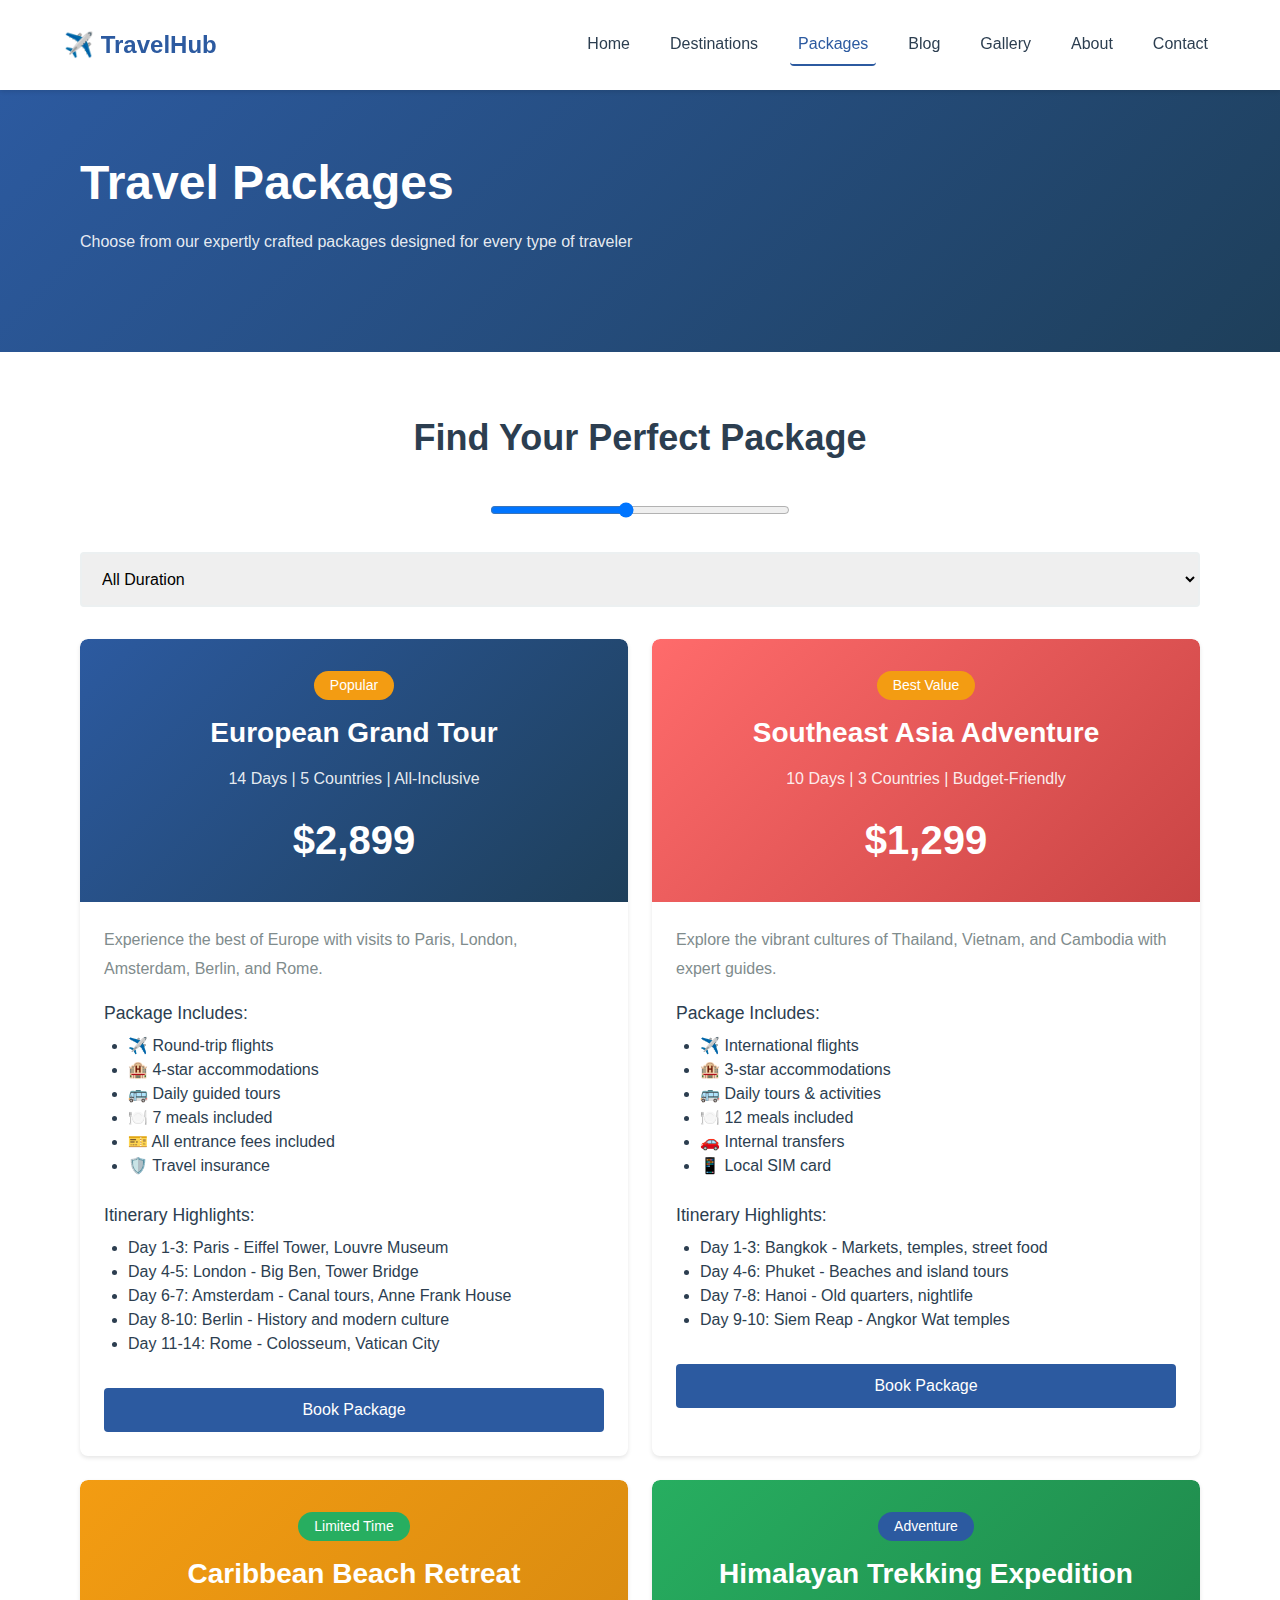
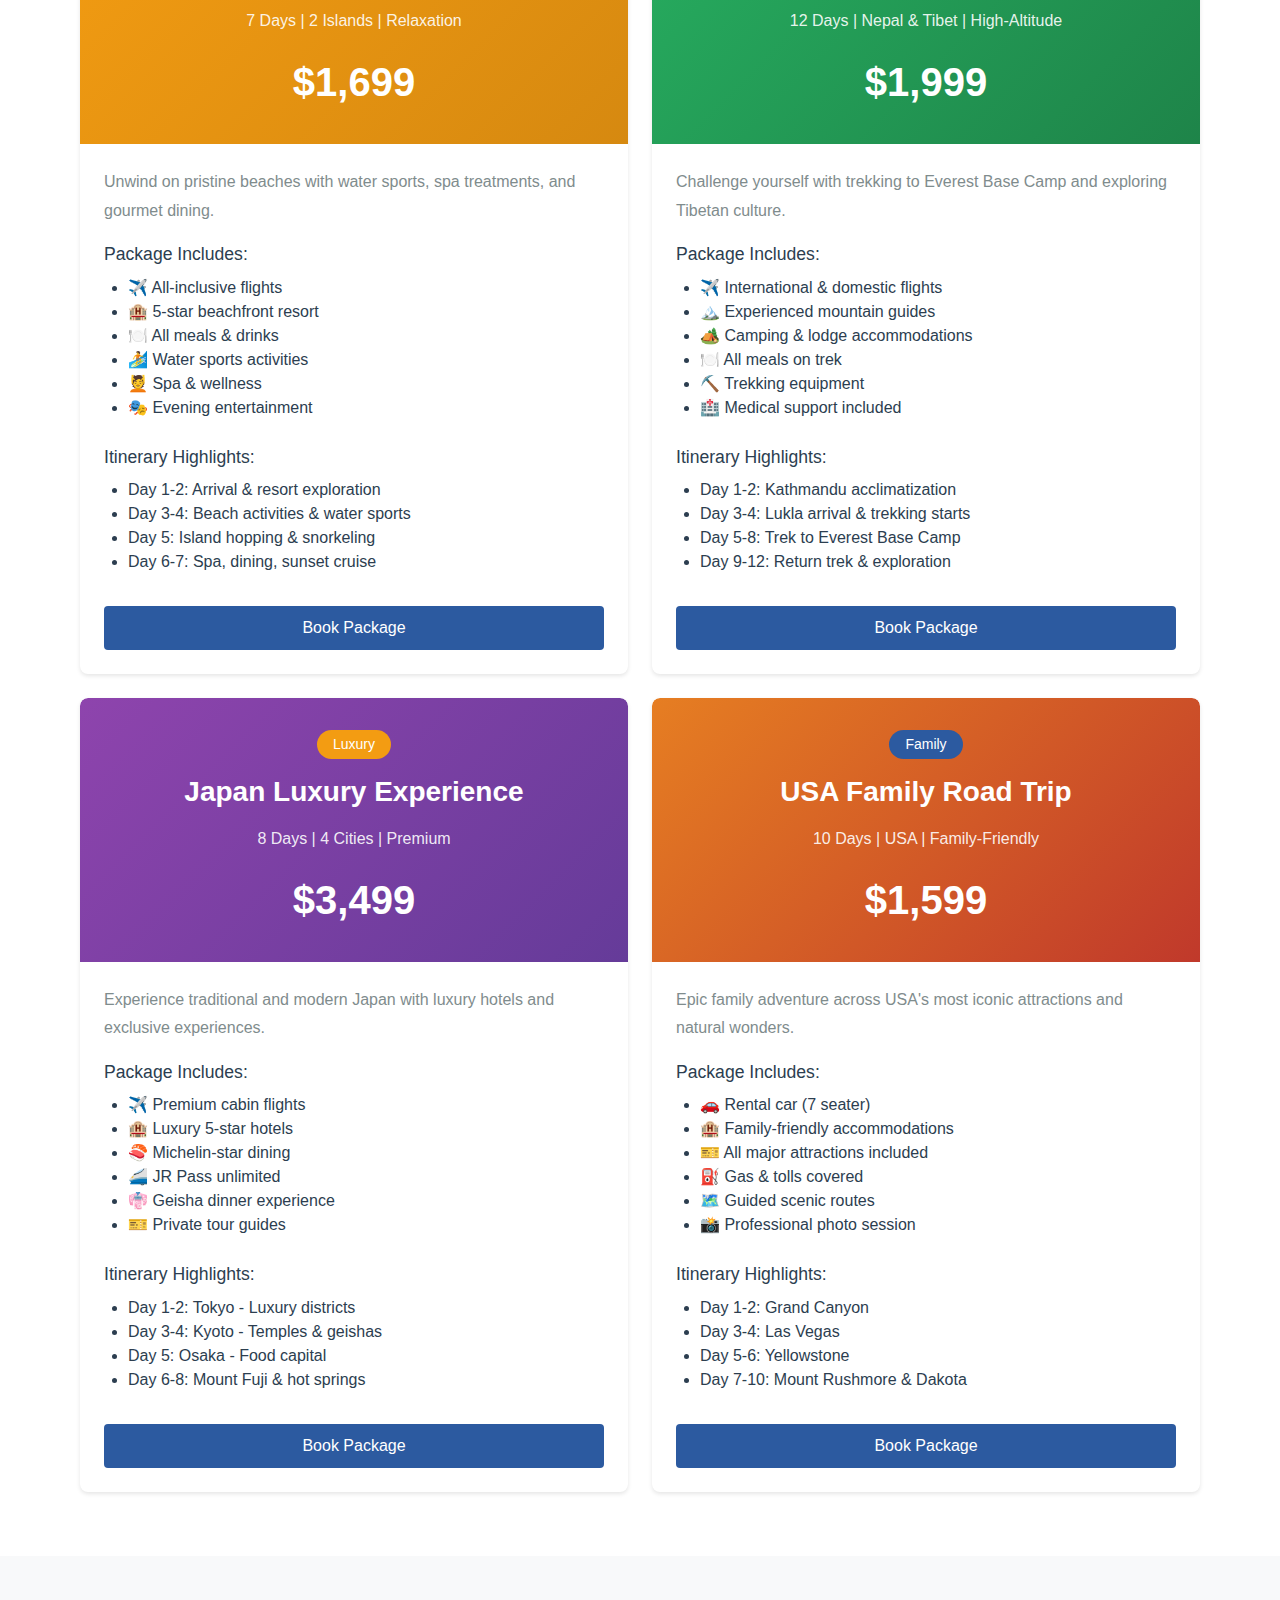
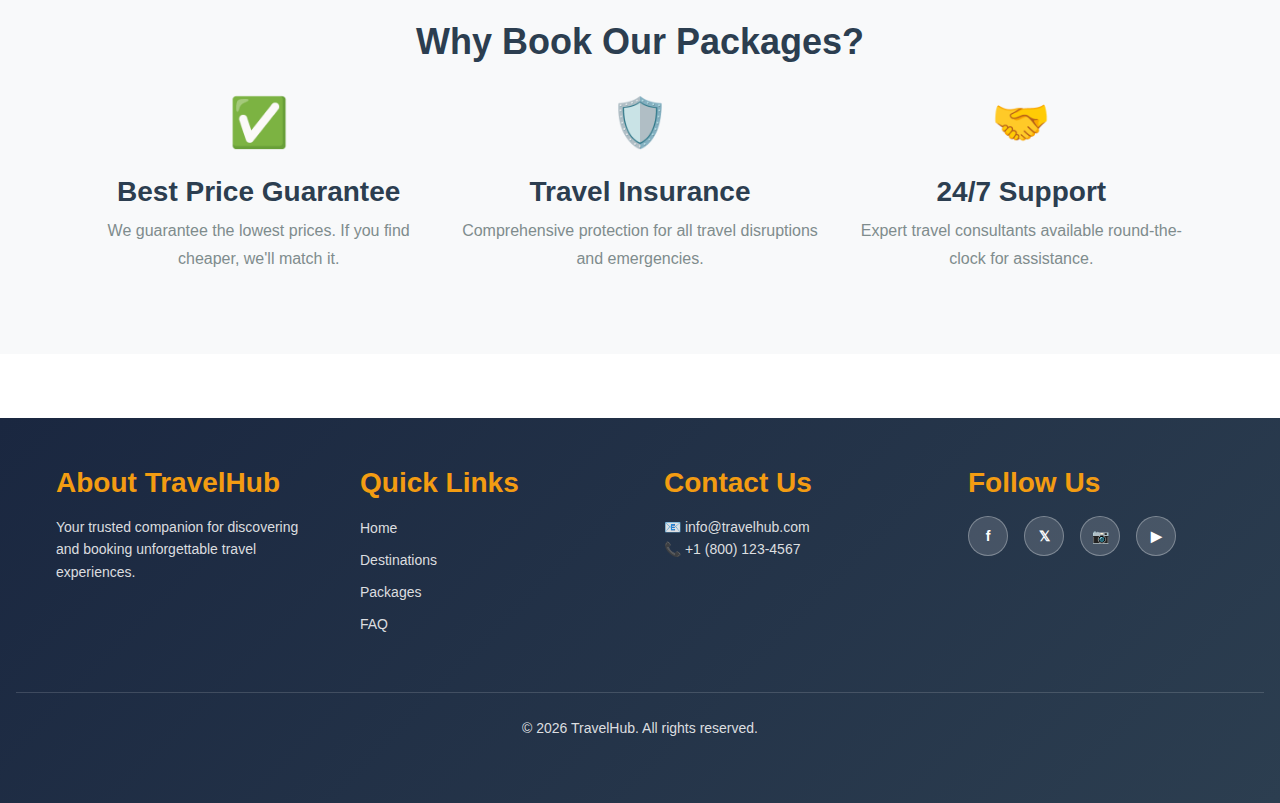
<file: travel-packages.html>
<!DOCTYPE html>
<html lang="en">
<head>
  <meta charset="UTF-8">
  <meta name="viewport" content="width=device-width, initial-scale=1.0">
  <title>Travel Packages - TravelHub</title>
  <link rel="stylesheet" href="styles.css">
</head>
<body>
  <!-- =============== HEADER & NAVIGATION =============== -->
  <header>
    <div class="header-container container">
      <div class="logo">
        ✈️ TravelHub
      </div>
      <button class="menu-toggle" aria-label="Toggle menu">
        <span></span>
        <span></span>
        <span></span>
      </button>
      <nav>
        <ul>
          <li><a href="index.html">Home</a></li>
          <li><a href="destinations.html">Destinations</a></li>
          <li><a href="travel-packages.html">Packages</a></li>
          <li><a href="travel-blog.html">Blog</a></li>
          <li><a href="gallery.html">Gallery</a></li>
          <li><a href="about.html">About</a></li>
          <li><a href="contact.html">Contact</a></li>
        </ul>
      </nav>
    </div>
  </header>

  <main>
    <!-- =============== PAGE HEADER =============== -->
    <section class="hero">
      <div class="container">
        <h1>Travel Packages</h1>
        <p>Choose from our expertly crafted packages designed for every type of traveler</p>
      </div>
    </section>

    <!-- =============== PACKAGE FILTERS =============== -->
    <section class="section">
      <div class="container">
        <h2 class="text-center mb-2">Find Your Perfect Package</h2>
        
        <div class="flex" style="justify-content: center; margin-bottom: 2rem; flex-wrap: wrap;">
          <input type="range" min="500" max="5000" value="2500" aria-label="Filter by price" style="max-width: 300px;">
          <select aria-label="Filter by duration" style="min-width: 150px;">
            <option>All Duration</option>
            <option>3-5 Days</option>
            <option>5-10 Days</option>
            <option>10-15 Days</option>
            <option>15+ Days</option>
          </select>
        </div>

        <!-- =============== PACKAGES GRID =============== -->
        <div class="grid grid-2">
          <!-- Package 1 -->
          <article class="card">
            <div style="background: linear-gradient(135deg, #2c5aa0 0%, #1e3f5a 100%); color: white; padding: 2rem; text-align: center; border-radius: 8px 8px 0 0;">
              <div class="badges" style="margin-bottom: 1rem;">
                <span class="badge" style="background-color: var(--accent-color);">Popular</span>
              </div>
              <h3 style="color: white; margin-bottom: 1rem;">European Grand Tour</h3>
              <p style="color: rgba(255,255,255,0.9); margin-bottom: 1rem;">14 Days | 5 Countries | All-Inclusive</p>
              <div style="font-size: 2.5rem; font-weight: bold;">$2,899</div>
            </div>
            <div class="card-content">
              <p style="margin-bottom: 1rem;">Experience the best of Europe with visits to Paris, London, Amsterdam, Berlin, and Rome.</p>
              
              <h4>Package Includes:</h4>
              <ul style="margin-bottom: 1.5rem; padding-left: 1.5rem;">
                <li>✈️ Round-trip flights</li>
                <li>🏨 4-star accommodations</li>
                <li>🚌 Daily guided tours</li>
                <li>🍽️ 7 meals included</li>
                <li>🎫 All entrance fees included</li>
                <li>🛡️ Travel insurance</li>
              </ul>

              <h4>Itinerary Highlights:</h4>
              <ul style="padding-left: 1.5rem;">
                <li>Day 1-3: Paris - Eiffel Tower, Louvre Museum</li>
                <li>Day 4-5: London - Big Ben, Tower Bridge</li>
                <li>Day 6-7: Amsterdam - Canal tours, Anne Frank House</li>
                <li>Day 8-10: Berlin - History and modern culture</li>
                <li>Day 11-14: Rome - Colosseum, Vatican City</li>
              </ul>

              <button class="btn btn-primary btn-full" style="margin-top: 2rem;" onclick="window.location.href='booking.html'">Book Package</button>
            </div>
          </article>

          <!-- Package 2 -->
          <article class="card">
            <div style="background: linear-gradient(135deg, #ff6b6b 0%, #c94444 100%); color: white; padding: 2rem; text-align: center; border-radius: 8px 8px 0 0;">
              <div class="badges" style="margin-bottom: 1rem;">
                <span class="badge" style="background-color: var(--accent-color);">Best Value</span>
              </div>
              <h3 style="color: white; margin-bottom: 1rem;">Southeast Asia Adventure</h3>
              <p style="color: rgba(255,255,255,0.9); margin-bottom: 1rem;">10 Days | 3 Countries | Budget-Friendly</p>
              <div style="font-size: 2.5rem; font-weight: bold;">$1,299</div>
            </div>
            <div class="card-content">
              <p style="margin-bottom: 1rem;">Explore the vibrant cultures of Thailand, Vietnam, and Cambodia with expert guides.</p>
              
              <h4>Package Includes:</h4>
              <ul style="margin-bottom: 1.5rem; padding-left: 1.5rem;">
                <li>✈️ International flights</li>
                <li>🏨 3-star accommodations</li>
                <li>🚌 Daily tours & activities</li>
                <li>🍽️ 12 meals included</li>
                <li>🚗 Internal transfers</li>
                <li>📱 Local SIM card</li>
              </ul>

              <h4>Itinerary Highlights:</h4>
              <ul style="padding-left: 1.5rem;">
                <li>Day 1-3: Bangkok - Markets, temples, street food</li>
                <li>Day 4-6: Phuket - Beaches and island tours</li>
                <li>Day 7-8: Hanoi - Old quarters, nightlife</li>
                <li>Day 9-10: Siem Reap - Angkor Wat temples</li>
              </ul>

              <button class="btn btn-primary btn-full" style="margin-top: 2rem;" onclick="window.location.href='booking.html'">Book Package</button>
            </div>
          </article>

          <!-- Package 3 -->
          <article class="card">
            <div style="background: linear-gradient(135deg, #f39c12 0%, #d68910 100%); color: white; padding: 2rem; text-align: center; border-radius: 8px 8px 0 0;">
              <div class="badges" style="margin-bottom: 1rem;">
                <span class="badge" style="background-color: var(--success-color);">Limited Time</span>
              </div>
              <h3 style="color: white; margin-bottom: 1rem;">Caribbean Beach Retreat</h3>
              <p style="color: rgba(255,255,255,0.9); margin-bottom: 1rem;">7 Days | 2 Islands | Relaxation</p>
              <div style="font-size: 2.5rem; font-weight: bold;">$1,699</div>
            </div>
            <div class="card-content">
              <p style="margin-bottom: 1rem;">Unwind on pristine beaches with water sports, spa treatments, and gourmet dining.</p>
              
              <h4>Package Includes:</h4>
              <ul style="margin-bottom: 1.5rem; padding-left: 1.5rem;">
                <li>✈️ All-inclusive flights</li>
                <li>🏨 5-star beachfront resort</li>
                <li>🍽️ All meals & drinks</li>
                <li>🏄 Water sports activities</li>
                <li>💆 Spa & wellness</li>
                <li>🎭 Evening entertainment</li>
              </ul>

              <h4>Itinerary Highlights:</h4>
              <ul style="padding-left: 1.5rem;">
                <li>Day 1-2: Arrival & resort exploration</li>
                <li>Day 3-4: Beach activities & water sports</li>
                <li>Day 5: Island hopping & snorkeling</li>
                <li>Day 6-7: Spa, dining, sunset cruise</li>
              </ul>

              <button class="btn btn-primary btn-full" style="margin-top: 2rem;" onclick="window.location.href='booking.html'">Book Package</button>
            </div>
          </article>

          <!-- Package 4 -->
          <article class="card">
            <div style="background: linear-gradient(135deg, #27ae60 0%, #1e8449 100%); color: white; padding: 2rem; text-align: center; border-radius: 8px 8px 0 0;">
              <div class="badges" style="margin-bottom: 1rem;">
                <span class="badge" style="background-color: var(--primary-color);">Adventure</span>
              </div>
              <h3 style="color: white; margin-bottom: 1rem;">Himalayan Trekking Expedition</h3>
              <p style="color: rgba(255,255,255,0.9); margin-bottom: 1rem;">12 Days | Nepal & Tibet | High-Altitude</p>
              <div style="font-size: 2.5rem; font-weight: bold;">$1,999</div>
            </div>
            <div class="card-content">
              <p style="margin-bottom: 1rem;">Challenge yourself with trekking to Everest Base Camp and exploring Tibetan culture.</p>
              
              <h4>Package Includes:</h4>
              <ul style="margin-bottom: 1.5rem; padding-left: 1.5rem;">
                <li>✈️ International & domestic flights</li>
                <li>🏔️ Experienced mountain guides</li>
                <li>🏕️ Camping & lodge accommodations</li>
                <li>🍽️ All meals on trek</li>
                <li>⛏️ Trekking equipment</li>
                <li>🏥 Medical support included</li>
              </ul>

              <h4>Itinerary Highlights:</h4>
              <ul style="padding-left: 1.5rem;">
                <li>Day 1-2: Kathmandu acclimatization</li>
                <li>Day 3-4: Lukla arrival & trekking starts</li>
                <li>Day 5-8: Trek to Everest Base Camp</li>
                <li>Day 9-12: Return trek & exploration</li>
              </ul>

              <button class="btn btn-primary btn-full" style="margin-top: 2rem;" onclick="window.location.href='booking.html'">Book Package</button>
            </div>
          </article>

          <!-- Package 5 -->
          <article class="card">
            <div style="background: linear-gradient(135deg, #8e44ad 0%, #653b99 100%); color: white; padding: 2rem; text-align: center; border-radius: 8px 8px 0 0;">
              <div class="badges" style="margin-bottom: 1rem;">
                <span class="badge" style="background-color: var(--accent-color);">Luxury</span>
              </div>
              <h3 style="color: white; margin-bottom: 1rem;">Japan Luxury Experience</h3>
              <p style="color: rgba(255,255,255,0.9); margin-bottom: 1rem;">8 Days | 4 Cities | Premium</p>
              <div style="font-size: 2.5rem; font-weight: bold;">$3,499</div>
            </div>
            <div class="card-content">
              <p style="margin-bottom: 1rem;">Experience traditional and modern Japan with luxury hotels and exclusive experiences.</p>
              
              <h4>Package Includes:</h4>
              <ul style="margin-bottom: 1.5rem; padding-left: 1.5rem;">
                <li>✈️ Premium cabin flights</li>
                <li>🏨 Luxury 5-star hotels</li>
                <li>🍣 Michelin-star dining</li>
                <li>🚄 JR Pass unlimited</li>
                <li>👘 Geisha dinner experience</li>
                <li>🎫 Private tour guides</li>
              </ul>

              <h4>Itinerary Highlights:</h4>
              <ul style="padding-left: 1.5rem;">
                <li>Day 1-2: Tokyo - Luxury districts</li>
                <li>Day 3-4: Kyoto - Temples & geishas</li>
                <li>Day 5: Osaka - Food capital</li>
                <li>Day 6-8: Mount Fuji & hot springs</li>
              </ul>

              <button class="btn btn-primary btn-full" style="margin-top: 2rem;" onclick="window.location.href='booking.html'">Book Package</button>
            </div>
          </article>

          <!-- Package 6 -->
          <article class="card">
            <div style="background: linear-gradient(135deg, #e67e22 0%, #c0392b 100%); color: white; padding: 2rem; text-align: center; border-radius: 8px 8px 0 0;">
              <div class="badges" style="margin-bottom: 1rem;">
                <span class="badge" style="background-color: var(--primary-color);">Family</span>
              </div>
              <h3 style="color: white; margin-bottom: 1rem;">USA Family Road Trip</h3>
              <p style="color: rgba(255,255,255,0.9); margin-bottom: 1rem;">10 Days | USA | Family-Friendly</p>
              <div style="font-size: 2.5rem; font-weight: bold;">$1,599</div>
            </div>
            <div class="card-content">
              <p style="margin-bottom: 1rem;">Epic family adventure across USA's most iconic attractions and natural wonders.</p>
              
              <h4>Package Includes:</h4>
              <ul style="margin-bottom: 1.5rem; padding-left: 1.5rem;">
                <li>🚗 Rental car (7 seater)</li>
                <li>🏨 Family-friendly accommodations</li>
                <li>🎫 All major attractions included</li>
                <li>⛽ Gas & tolls covered</li>
                <li>🗺️ Guided scenic routes</li>
                <li>📸 Professional photo session</li>
              </ul>

              <h4>Itinerary Highlights:</h4>
              <ul style="padding-left: 1.5rem;">
                <li>Day 1-2: Grand Canyon</li>
                <li>Day 3-4: Las Vegas</li>
                <li>Day 5-6: Yellowstone</li>
                <li>Day 7-10: Mount Rushmore & Dakota</li>
              </ul>

              <button class="btn btn-primary btn-full" style="margin-top: 2rem;" onclick="window.location.href='booking.html'">Book Package</button>
            </div>
          </article>
        </div>
      </div>
    </section>

    <!-- =============== WHY BOOK WITH US =============== -->
    <section class="section" style="background-color: var(--bg-light);">
      <div class="container">
        <h2 class="text-center mb-2">Why Book Our Packages?</h2>
        <div class="grid grid-3">
          <div class="text-center">
            <div style="font-size: 3rem; margin-bottom: 1rem;">✅</div>
            <h3>Best Price Guarantee</h3>
            <p>We guarantee the lowest prices. If you find cheaper, we'll match it.</p>
          </div>
          <div class="text-center">
            <div style="font-size: 3rem; margin-bottom: 1rem;">🛡️</div>
            <h3>Travel Insurance</h3>
            <p>Comprehensive protection for all travel disruptions and emergencies.</p>
          </div>
          <div class="text-center">
            <div style="font-size: 3rem; margin-bottom: 1rem;">🤝</div>
            <h3>24/7 Support</h3>
            <p>Expert travel consultants available round-the-clock for assistance.</p>
          </div>
        </div>
      </div>
    </section>
  </main>

  <!-- =============== FOOTER =============== -->
  <footer>
    <div class="container">
      <div class="footer-section">
        <h3>About TravelHub</h3>
        <p>Your trusted companion for discovering and booking unforgettable travel experiences.</p>
      </div>
      <div class="footer-section">
        <h3>Quick Links</h3>
        <ul class="footer-links">
          <li><a href="index.html">Home</a></li>
          <li><a href="destinations.html">Destinations</a></li>
          <li><a href="travel-packages.html">Packages</a></li>
          <li><a href="faq.html">FAQ</a></li>
        </ul>
      </div>
      <div class="footer-section">
        <h3>Contact Us</h3>
        <p>📧 info@travelhub.com<br>📞 +1 (800) 123-4567</p>
      </div>
      <div class="footer-section">
        <h3>Follow Us</h3>
        <div class="social-links">
          <a href="#">f</a>
          <a href="#">𝕏</a>
          <a href="#">📷</a>
          <a href="#">▶</a>
        </div>
      </div>
    </div>
    <div class="footer-bottom">
      <p>&copy; 2026 TravelHub. All rights reserved.</p>
    </div>
  </footer>

  <script src="main.js"></script>
</body>
</html>
</file>
<file: styles.css>
/* ===============================================
   TRAVEL GUIDE WEB APP - MOBILE-FIRST CSS
   Design System & Responsive Styles
   =============================================== */

/* =============== COLOR PALETTE =============== */
:root {
  --primary-color: #2c5aa0;
  --secondary-color: #ff6b6b;
  --accent-color: #f39c12;
  --success-color: #27ae60;
  --warning-color: #e74c3c;
  
  --text-dark: #2c3e50;
  --text-light: #7f8c8d;
  --bg-light: #f8f9fa;
  --bg-white: #ffffff;
  --border-color: #ecf0f1;
  
  --shadow-sm: 0 2px 4px rgba(0, 0, 0, 0.1);
  --shadow-md: 0 4px 8px rgba(0, 0, 0, 0.15);
  --shadow-lg: 0 8px 16px rgba(0, 0, 0, 0.2);
}

/* =============== TYPOGRAPHY =============== */
:root {
  --font-sans: 'Segoe UI', Tahoma, Geneva, Verdana, sans-serif;
  --font-serif: 'Georgia', serif;
  
  /* Mobile font sizes */
  --fs-h1: 2rem;
  --fs-h2: 1.5rem;
  --fs-h3: 1.25rem;
  --fs-h4: 1.1rem;
  --fs-body: 1rem;
  --fs-small: 0.875rem;
  
  --fw-normal: 400;
  --fw-medium: 500;
  --fw-bold: 700;
  
  --lh-tight: 1.2;
  --lh-normal: 1.5;
  --lh-relaxed: 1.8;
}

/* =============== SPACING =============== */
:root {
  --spacing-xs: 0.25rem;
  --spacing-sm: 0.5rem;
  --spacing-md: 1rem;
  --spacing-lg: 1.5rem;
  --spacing-xl: 2rem;
  --spacing-2xl: 3rem;
  --spacing-3xl: 4rem;
}

/* =============== BASE STYLES =============== */
* {
  margin: 0;
  padding: 0;
  box-sizing: border-box;
}

html {
  scroll-behavior: smooth;
  font-size: 16px;
}

body {
  font-family: var(--font-sans);
  color: var(--text-dark);
  background-color: var(--bg-white);
  line-height: var(--lh-normal);
  font-size: var(--fs-body);
}

/* =============== TYPOGRAPHY =============== */
h1 {
  font-size: var(--fs-h1);
  font-weight: var(--fw-bold);
  line-height: var(--lh-tight);
  margin-bottom: var(--spacing-md);
  color: var(--text-dark);
}

h2 {
  font-size: var(--fs-h2);
  font-weight: var(--fw-bold);
  line-height: var(--lh-tight);
  margin-bottom: var(--spacing-md);
  color: var(--text-dark);
}

h3 {
  font-size: var(--fs-h3);
  font-weight: var(--fw-bold);
  line-height: var(--lh-tight);
  margin-bottom: var(--spacing-sm);
  color: var(--text-dark);
}

h4 {
  font-size: var(--fs-h4);
  font-weight: var(--fw-medium);
  margin-bottom: var(--spacing-sm);
}

p {
  margin-bottom: var(--spacing-md);
  color: var(--text-light);
  line-height: var(--lh-relaxed);
}

a {
  color: var(--primary-color);
  text-decoration: none;
  transition: color 0.3s ease;
}

a:hover {
  color: var(--secondary-color);
}

img {
  max-width: 100%;
  height: auto;
  display: block;
}

/* =============== HEADER & NAVIGATION =============== */
header {
  background-color: var(--bg-white);
  box-shadow: var(--shadow-sm);
  position: sticky;
  top: 0;
  z-index: 100;
}

.header-container {
  display: flex;
  justify-content: space-between;
  align-items: center;
  padding: var(--spacing-md);
  max-width: 100%;
}

.logo {
  font-size: 1.5rem;
  font-weight: var(--fw-bold);
  color: var(--primary-color);
  display: flex;
  align-items: center;
  gap: var(--spacing-sm);
}

.menu-toggle {
  background: none;
  border: none;
  cursor: pointer;
  font-size: 1.5rem;
  color: var(--text-dark);
  display: flex;
  flex-direction: column;
  gap: 0.4rem;
}

.menu-toggle span {
  width: 25px;
  height: 3px;
  background-color: var(--text-dark);
  transition: all 0.3s ease;
}

.menu-toggle.active span:nth-child(1) {
  transform: rotate(45deg) translate(10px, 10px);
}

.menu-toggle.active span:nth-child(2) {
  opacity: 0;
}

.menu-toggle.active span:nth-child(3) {
  transform: rotate(-45deg) translate(7px, -7px);
}

nav {
  position: absolute;
  top: 60px;
  left: 0;
  right: 0;
  background-color: var(--bg-white);
  box-shadow: var(--shadow-md);
  max-height: 0;
  overflow: hidden;
  transition: max-height 0.3s ease;
}

nav.active {
  max-height: 400px;
}

nav ul {
  list-style: none;
  padding: var(--spacing-md);
}

nav li {
  margin-bottom: var(--spacing-sm);
}

nav a {
  display: block;
  padding: var(--spacing-sm) var(--spacing-md);
  color: var(--text-dark);
  border-radius: 4px;
  transition: background-color 0.3s ease;
}

nav a:hover {
  background-color: var(--bg-light);
  color: var(--primary-color);
}

/* =============== BUTTONS =============== */
.btn {
  display: inline-block;
  padding: var(--spacing-sm) var(--spacing-lg);
  border: none;
  border-radius: 4px;
  font-size: var(--fs-body);
  font-weight: var(--fw-medium);
  cursor: pointer;
  transition: all 0.3s ease;
  text-align: center;
  min-height: 44px;
  min-width: 44px;
  display: inline-flex;
  align-items: center;
  justify-content: center;
}

.btn-primary {
  background-color: var(--primary-color);
  color: white;
}

.btn-primary:hover {
  background-color: #1e3f5a;
  transform: translateY(-2px);
  box-shadow: var(--shadow-md);
}

.btn-secondary {
  background-color: var(--secondary-color);
  color: white;
}

.btn-secondary:hover {
  background-color: #ff5252;
  transform: translateY(-2px);
  box-shadow: var(--shadow-md);
}

.btn-outline {
  border: 2px solid var(--primary-color);
  color: var(--primary-color);
  background-color: transparent;
}

.btn-outline:hover {
  background-color: var(--primary-color);
  color: white;
}

.btn-full {
  width: 100%;
}

/* =============== CONTAINERS =============== */
.container {
  max-width: 1200px;
  margin: 0 auto;
  padding: 0 var(--spacing-md);
}

.section {
  padding: var(--spacing-2xl) var(--spacing-md);
}

.section-title {
  text-align: center;
  margin-bottom: var(--spacing-2xl);
}

.section-title h2 {
  position: relative;
  display: inline-block;
}

.section-title h2::after {
  content: '';
  position: absolute;
  bottom: -10px;
  left: 50%;
  transform: translateX(-50%);
  width: 80px;
  height: 4px;
  background-color: var(--accent-color);
  border-radius: 2px;
}

/* =============== HERO SECTION =============== */
.hero {
  background: linear-gradient(135deg, var(--primary-color) 0%, #1e3f5a 100%);
  color: white;
  padding: var(--spacing-3xl) var(--spacing-md);
  text-align: center;
}

.hero h1 {
  color: white;
  margin-bottom: var(--spacing-md);
}

.hero p {
  color: rgba(255, 255, 255, 0.9);
  margin-bottom: var(--spacing-xl);
}

/* =============== CARDS =============== */
.card {
  background-color: var(--bg-white);
  border-radius: 8px;
  overflow: hidden;
  box-shadow: var(--shadow-sm);
  transition: all 0.3s ease;
}

.card:hover {
  box-shadow: var(--shadow-lg);
  transform: translateY(-4px);
}

.card-image {
  width: 100%;
  height: 200px;
  object-fit: cover;
}

.card-content {
  padding: var(--spacing-lg);
}

.card-title {
  font-size: var(--fs-h3);
  margin-bottom: var(--spacing-sm);
  color: var(--text-dark);
}

.card-text {
  color: var(--text-light);
  margin-bottom: var(--spacing-md);
  font-size: var(--fs-small);
}

.card-meta {
  display: flex;
  gap: var(--spacing-md);
  margin-bottom: var(--spacing-md);
  font-size: var(--fs-small);
  color: var(--text-light);
}

/* =============== FORMS =============== */
.form-group {
  margin-bottom: var(--spacing-lg);
}

label {
  display: block;
  margin-bottom: var(--spacing-sm);
  color: var(--text-dark);
  font-weight: var(--fw-medium);
}

input,
textarea,
select {
  width: 100%;
  padding: var(--spacing-md);
  border: 2px solid var(--border-color);
  border-radius: 4px;
  font-family: var(--font-sans);
  font-size: var(--fs-body);
  transition: border-color 0.3s ease;
}

input:focus,
textarea:focus,
select:focus {
  outline: none;
  border-color: var(--primary-color);
  box-shadow: 0 0 0 3px rgba(44, 90, 160, 0.1);
}

textarea {
  resize: vertical;
  min-height: 120px;
}

.error {
  border-color: var(--warning-color) !important;
}

.error-message {
  color: var(--warning-color);
  font-size: var(--fs-small);
  margin-top: var(--spacing-xs);
  display: none;
}

.error-message.active {
  display: block;
}

/* =============== GRID LAYOUTS =============== */
.grid {
  display: grid;
  gap: var(--spacing-lg);
}

.grid-2 {
  grid-template-columns: 1fr;
}

.grid-3 {
  grid-template-columns: 1fr;
}

.grid-4 {
  grid-template-columns: 1fr;
}

.flex {
  display: flex;
  gap: var(--spacing-md);
  flex-wrap: wrap;
}

.flex-col {
  flex-direction: column;
}

.flex-center {
  justify-content: center;
  align-items: center;
}

.flex-between {
  justify-content: space-between;
  align-items: center;
}

/* =============== SLIDER/CAROUSEL =============== */
.slider-container {
  position: relative;
  overflow: hidden;
  border-radius: 8px;
  background-color: var(--bg-light);
}

.slider-wrapper {
  display: flex;
  transition: transform 0.5s ease;
}

.slider-item {
  min-width: 100%;
  height: 300px;
}

.slider-item img {
  width: 100%;
  height: 100%;
  object-fit: cover;
}

.slider-nav {
  position: absolute;
  bottom: var(--spacing-lg);
  left: 50%;
  transform: translateX(-50%);
  display: flex;
  gap: var(--spacing-sm);
  z-index: 10;
}

.slider-dot {
  width: 12px;
  height: 12px;
  border-radius: 50%;
  background-color: rgba(255, 255, 255, 0.5);
  cursor: pointer;
  transition: all 0.3s ease;
}

.slider-dot.active {
  background-color: white;
  width: 30px;
  border-radius: 6px;
}

.slider-prev,
.slider-next {
  position: absolute;
  top: 50%;
  transform: translateY(-50%);
  background-color: rgba(0, 0, 0, 0.5);
  color: white;
  border: none;
  width: 44px;
  height: 44px;
  border-radius: 4px;
  cursor: pointer;
  display: flex;
  align-items: center;
  justify-content: center;
  transition: background-color 0.3s ease;
  z-index: 5;
}

.slider-prev:hover,
.slider-next:hover {
  background-color: rgba(0, 0, 0, 0.8);
}

.slider-prev {
  left: var(--spacing-md);
}

.slider-next {
  right: var(--spacing-md);
}

/* =============== FOOTER =============== */
footer {
  background: linear-gradient(135deg, #1a2740 0%, #2c3e50 100%);
  color: white;
  padding: var(--spacing-2xl) var(--spacing-md);
  margin-top: var(--spacing-3xl);
}

footer h3 {
  color: var(--accent-color);
  margin-bottom: var(--spacing-md);
  font-weight: 600;
}

footer p,
footer a {
  color: rgba(255, 255, 255, 0.85);
  font-size: var(--fs-small);
  line-height: 1.6;
}

footer a:hover {
  color: var(--accent-color);
  text-decoration: underline;
}

.footer-section {
  margin-bottom: var(--spacing-2xl);
}

.footer-links {
  list-style: none;
  padding: 0;
}

.footer-links li {
  margin-bottom: var(--spacing-sm);
}

.footer-links li a {
  transition: all 0.3s ease;
}

.footer-links li a:hover {
  color: var(--accent-color);
  padding-left: 0.5rem;
}

.social-links {
  display: flex;
  gap: var(--spacing-md);
}

.social-links a {
  width: 40px;
  height: 40px;
  background-color: rgba(255, 255, 255, 0.15);
  border: 1px solid rgba(255, 255, 255, 0.3);
  border-radius: 50%;
  display: flex;
  align-items: center;
  justify-content: center;
  transition: all 0.3s ease;
  color: white;
  font-weight: bold;
}

.social-links a:hover {
  background-color: var(--accent-color);
  border-color: var(--accent-color);
  color: white;
  transform: translateY(-3px);
}

.footer-bottom {
  border-top: 1px solid rgba(255, 255, 255, 0.15);
  padding-top: var(--spacing-lg);
  text-align: center;
  font-size: var(--fs-small);
  color: rgba(255, 255, 255, 0.75);
}

/* =============== BREADCRUMB =============== */
.breadcrumb {
  display: flex;
  gap: var(--spacing-md);
  margin-bottom: var(--spacing-lg);
  font-size: var(--fs-small);
  flex-wrap: wrap;
}

.breadcrumb li {
  list-style: none;
}

.breadcrumb a {
  color: var(--primary-color);
}

.breadcrumb li:not(:last-child)::after {
  content: '/';
  margin-left: var(--spacing-md);
  color: var(--text-light);
}

/* =============== BADGE & TAGS =============== */
.badge {
  display: inline-block;
  padding: var(--spacing-xs) var(--spacing-md);
  background-color: var(--accent-color);
  color: white;
  border-radius: 20px;
  font-size: var(--fs-small);
  font-weight: var(--fw-medium);
}

.badge-success {
  background-color: var(--success-color);
}

.badge-warning {
  background-color: var(--warning-color);
}

/* =============== RATING =============== */
.rating {
  display: flex;
  gap: var(--spacing-xs);
  align-items: center;
}

.star {
  color: var(--accent-color);
  font-size: 1rem;
}

.rating-value {
  margin-left: var(--spacing-sm);
  font-size: var(--fs-small);
  color: var(--text-light);
}

/* =============== PAGINATION =============== */
.pagination {
  display: flex;
  gap: var(--spacing-sm);
  justify-content: center;
  margin-top: var(--spacing-xl);
  flex-wrap: wrap;
}

.pagination button,
.pagination a {
  padding: var(--spacing-sm) var(--spacing-md);
  border: 2px solid var(--border-color);
  background-color: white;
  color: var(--text-dark);
  border-radius: 4px;
  cursor: pointer;
  transition: all 0.3s ease;
}

.pagination button:hover,
.pagination a:hover {
  border-color: var(--primary-color);
  color: var(--primary-color);
  background-color: var(--bg-light);
}

.pagination .active {
  background-color: var(--primary-color);
  color: white;
  border-color: var(--primary-color);
}

/* =============== UTILITIES =============== */
.text-center {
  text-align: center;
}

.text-right {
  text-align: right;
}

.mt-1 { margin-top: var(--spacing-md); }
.mt-2 { margin-top: var(--spacing-lg); }
.mb-1 { margin-bottom: var(--spacing-md); }
.mb-2 { margin-bottom: var(--spacing-lg); }

.hidden {
  display: none;
}

.visible {
  display: block;
}

.success-message {
  background-color: var(--success-color);
  color: white;
  padding: var(--spacing-md);
  border-radius: 4px;
  margin-bottom: var(--spacing-md);
  display: none;
}

.success-message.active {
  display: block;
}

/* =============== TABLET BREAKPOINT (768px) =============== */
@media (min-width: 768px) {
  :root {
    --fs-h1: 2.5rem;
    --fs-h2: 2rem;
    --fs-h3: 1.5rem;
  }

  .menu-toggle {
    display: none;
  }

  nav {
    position: static;
    max-height: none;
    overflow: visible;
    box-shadow: none;
    background-color: transparent;
  }

  nav ul {
    display: flex;
    gap: var(--spacing-lg);
    padding: 0;
  }

  nav li {
    margin-bottom: 0;
  }

  nav a {
    padding: var(--spacing-sm);
    color: var(--text-dark);
  }

  nav a:hover {
    background-color: transparent;
    border-bottom: 2px solid var(--primary-color);
  }

  .header-container {
    padding: var(--spacing-lg);
  }

  .grid-2 {
    grid-template-columns: repeat(2, 1fr);
  }

  .grid-3 {
    grid-template-columns: repeat(2, 1fr);
  }

  .grid-4 {
    grid-template-columns: repeat(2, 1fr);
  }

  .hero {
    padding: var(--spacing-3xl) var(--spacing-xl);
    text-align: left;
  }

  .section {
    padding: var(--spacing-3xl) var(--spacing-xl);
  }

  .footer-section {
    display: inline-block;
    width: 48%;
    margin-right: 2%;
    vertical-align: top;
  }

  .slider-item {
    height: 400px;
  }
}

/* =============== DESKTOP BREAKPOINT (1024px) =============== */
@media (min-width: 1024px) {
  :root {
    --fs-h1: 3rem;
    --fs-h2: 2.25rem;
    --fs-h3: 1.75rem;
  }

  .grid-3 {
    grid-template-columns: repeat(3, 1fr);
  }

  .grid-4 {
    grid-template-columns: repeat(4, 1fr);
  }

  .hero {
    padding: var(--spacing-3xl) var(--spacing-3xl);
  }

  .section {
    padding: var(--spacing-3xl);
  }

  footer .container {
    display: grid;
    grid-template-columns: repeat(4, 1fr);
    gap: var(--spacing-2xl);
  }

  .footer-section {
    display: block;
    width: 100%;
    margin-right: 0;
  }

  .footer-bottom {
    grid-column: 1 / -1;
  }

  .slider-item {
    height: 500px;
  }
}

/* =============== LARGE DESKTOP (1440px) =============== */
@media (min-width: 1440px) {
  .container {
    max-width: 1400px;
  }

  .section {
    padding: var(--spacing-3xl) auto;
  }
}

/* =============== ACCESSIBILITY =============== */
@media (prefers-reduced-motion: reduce) {
  * {
    animation-duration: 0.01ms !important;
    animation-iteration-count: 1 !important;
    transition-duration: 0.01ms !important;
  }
}

@media (prefers-color-scheme: dark) {
  :root {
    --text-dark: #ecf0f1;
    --text-light: #bdc3c7;
    --bg-light: #2c3e50;
    --bg-white: #34495e;
    --border-color: #445566;
  }

  header {
    background-color: #2c3e50;
  }

  nav {
    background-color: #2c3e50;
  }
}
</file>
